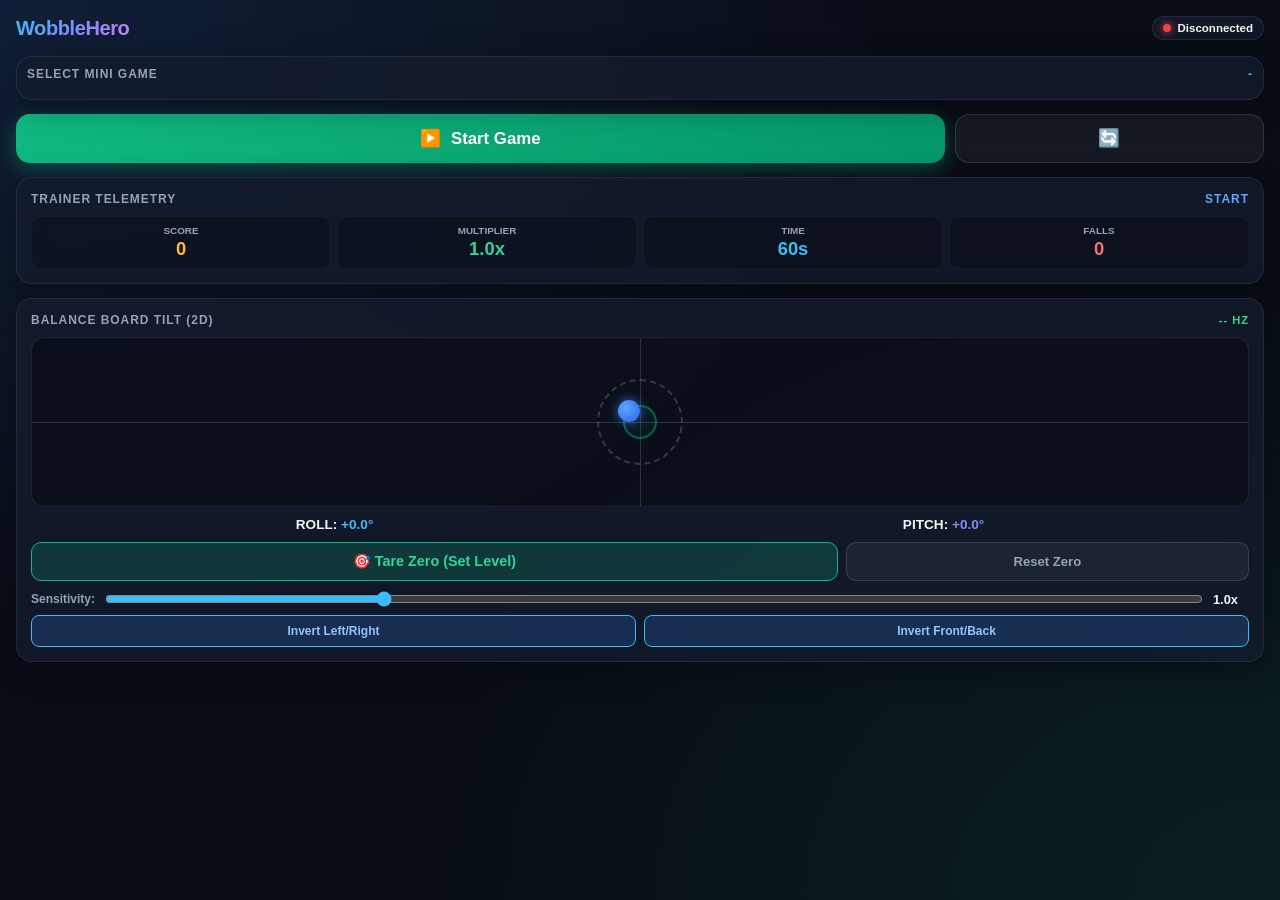
<file: godot/remote.html>
<!DOCTYPE html>
<html lang="en">
<head>
  <meta charset="UTF-8">
  <title>WobbleHero – Companion Remote</title>
  <meta name="viewport" content="width=device-width, initial-scale=1.0, maximum-scale=1.0, user-scalable=no, viewport-fit=cover">
  <meta name="theme-color" content="#0b0f19">
  <meta name="apple-mobile-web-app-capable" content="yes">
  <meta name="apple-mobile-web-app-status-bar-style" content="black-translucent">
  <style>
    :root {
      --bg: #090d16;
      --card-bg: rgba(20, 27, 45, 0.78);
      --card-border: rgba(255, 255, 255, 0.08);
      --text: #f3f4f6;
      --text-muted: #94a3b8;
      --emerald: #10b981;
      --emerald-glow: rgba(16, 185, 129, 0.35);
      --amber: #f59e0b;
      --amber-glow: rgba(245, 158, 11, 0.35);
      --rose: #ef4444;
      --indigo: #6366f1;
      --primary: #3b82f6;
      --gold: #fbbf24;
      --radius: 16px;
    }

    * {
      box-sizing: border-box;
      margin: 0;
      padding: 0;
      -webkit-tap-highlight-color: transparent;
      user-select: none;
    }

    body {
      background-color: var(--bg);
      background-image: 
        radial-gradient(at 0% 0%, rgba(59, 130, 246, 0.15) 0px, transparent 50%),
        radial-gradient(at 100% 100%, rgba(16, 185, 129, 0.1) 0px, transparent 50%);
      color: var(--text);
      font-family: -apple-system, BlinkMacSystemFont, "Segoe UI", Roboto, Helvetica, Arial, sans-serif;
      min-height: 100vh;
      padding: max(16px, env(safe-area-inset-top)) 16px max(24px, env(safe-area-inset-bottom)) 16px;
      display: flex;
      flex-direction: column;
      gap: 14px;
      overflow-x: hidden;
    }

    header {
      display: flex;
      justify-content: space-between;
      align-items: center;
      padding-bottom: 2px;
    }

    .brand {
      display: flex;
      align-items: center;
      gap: 8px;
      font-size: 1.25rem;
      font-weight: 900;
      letter-spacing: -0.02em;
    }

    .brand span {
      background: linear-gradient(135deg, #38bdf8, #818cf8, #c084fc);
      -webkit-background-clip: text;
      -webkit-text-fill-color: transparent;
    }

    .badges {
      display: flex;
      align-items: center;
      gap: 8px;
    }

    .badge {
      font-size: 0.72rem;
      font-weight: 700;
      padding: 5px 10px;
      border-radius: 9999px;
      display: inline-flex;
      align-items: center;
      gap: 6px;
      border: 1px solid var(--card-border);
      background: var(--card-bg);
    }

    .dot {
      width: 8px;
      height: 8px;
      border-radius: 50%;
    }

    .dot-online {
      background: var(--emerald);
      box-shadow: 0 0 8px var(--emerald);
    }

    .dot-offline {
      background: var(--rose);
      box-shadow: 0 0 8px var(--rose);
    }

    /* Cards */
    .card {
      background: var(--card-bg);
      border: 1px solid var(--card-border);
      border-radius: var(--radius);
      padding: 14px;
      backdrop-filter: blur(16px);
      -webkit-backdrop-filter: blur(16px);
      box-shadow: 0 8px 32px rgba(0, 0, 0, 0.3);
    }

    .card-title {
      font-size: 0.75rem;
      font-weight: 800;
      text-transform: uppercase;
      letter-spacing: 0.08em;
      color: var(--text-muted);
      margin-bottom: 10px;
      display: flex;
      justify-content: space-between;
      align-items: center;
    }

    /* Game Selector Carousel / Grid */
    .game-grid {
      display: grid;
      grid-template-columns: repeat(4, 1fr);
      gap: 8px;
    }

    .game-card {
      background: rgba(255, 255, 255, 0.04);
      border: 2px solid transparent;
      border-radius: 12px;
      padding: 10px 6px;
      display: flex;
      flex-direction: column;
      align-items: center;
      text-align: center;
      gap: 4px;
      cursor: pointer;
      transition: all 0.2s ease;
    }

    .game-card:active {
      transform: scale(0.96);
    }

    .game-card.active {
      background: rgba(59, 130, 246, 0.15);
      border-color: #38bdf8;
      box-shadow: 0 0 16px rgba(56, 189, 248, 0.35);
    }

    .game-icon {
      font-size: 1.6rem;
    }

    .game-title {
      font-size: 0.72rem;
      font-weight: 700;
      color: var(--text);
      line-height: 1.1;
    }

    /* Action Deck Buttons */
    .action-row {
      display: grid;
      grid-template-columns: 3fr 1fr;
      gap: 10px;
    }

    .btn-main {
      width: 100%;
      padding: 14px 16px;
      border: none;
      border-radius: 14px;
      color: #ffffff;
      font-size: 1.05rem;
      font-weight: 900;
      display: flex;
      align-items: center;
      justify-content: center;
      gap: 10px;
      cursor: pointer;
      transition: transform 0.1s ease, filter 0.2s ease;
    }

    .btn-main:active {
      transform: scale(0.97);
    }

    .btn-start {
      background: linear-gradient(135deg, #10b981, #059669);
      box-shadow: 0 6px 20px var(--emerald-glow);
    }

    .btn-pause {
      background: linear-gradient(135deg, #f59e0b, #d97706);
      box-shadow: 0 6px 20px var(--amber-glow);
    }

    .btn-resume {
      background: linear-gradient(135deg, #3b82f6, #2563eb);
      box-shadow: 0 6px 20px rgba(59, 130, 246, 0.4);
    }

    .btn-reset {
      background: rgba(255, 255, 255, 0.05);
      border: 1px solid rgba(255, 255, 255, 0.12);
      color: var(--text-muted);
      border-radius: 14px;
      font-weight: 800;
      font-size: 1.1rem;
      display: flex;
      align-items: center;
      justify-content: center;
      cursor: pointer;
      transition: transform 0.1s;
    }

    .btn-reset:active {
      transform: scale(0.95);
    }

    /* Telemetry Grids */
    .telemetry-grid-4 {
      display: grid;
      grid-template-columns: repeat(4, 1fr);
      gap: 6px;
      text-align: center;
    }

    .telemetry-grid-3 {
      display: grid;
      grid-template-columns: repeat(3, 1fr);
      gap: 8px;
      text-align: center;
    }

    .telemetry-grid-2 {
      display: grid;
      grid-template-columns: repeat(2, 1fr);
      gap: 8px;
      text-align: center;
    }

    .telem-item {
      background: rgba(0, 0, 0, 0.25);
      padding: 8px 4px;
      border-radius: 10px;
      border: 1px solid rgba(255, 255, 255, 0.04);
    }

    /* Lunar Lander Fuel Meter */
    .fuel-container {
      width: 100%;
      height: 14px;
      background: rgba(0, 0, 0, 0.4);
      border-radius: 9999px;
      border: 1px solid rgba(255, 255, 255, 0.1);
      overflow: hidden;
      margin-top: 6px;
      position: relative;
    }

    .fuel-fill {
      height: 100%;
      width: 100%;
      background: linear-gradient(90deg, #0284c7, #38bdf8);
      border-radius: 9999px;
      transition: width 0.15s ease, background-color 0.2s ease;
      box-shadow: 0 0 10px rgba(56, 189, 248, 0.5);
    }

    .telem-label {
      font-size: 0.62rem;
      font-weight: 700;
      text-transform: uppercase;
      color: var(--text-muted);
      margin-bottom: 2px;
    }

    .telem-val {
      font-size: 1.15rem;
      font-weight: 900;
      font-variant-numeric: tabular-nums;
    }

    /* 2D Bubble Level Indicator */
    .level-2d-box {
      width: 100%;
      height: 170px;
      background: rgba(0, 0, 0, 0.35);
      border: 1px solid rgba(255, 255, 255, 0.08);
      border-radius: 14px;
      position: relative;
      overflow: hidden;
      display: flex;
      align-items: center;
      justify-content: center;
      margin-bottom: 10px;
    }

    .level-crosshair-x {
      position: absolute;
      width: 100%;
      height: 1px;
      background: rgba(255, 255, 255, 0.15);
      pointer-events: none;
    }

    .level-crosshair-y {
      position: absolute;
      height: 100%;
      width: 1px;
      background: rgba(255, 255, 255, 0.15);
      pointer-events: none;
    }

    .level-rings {
      position: absolute;
      width: 86px;
      height: 86px;
      border-radius: 50%;
      border: 2px dashed rgba(255, 255, 255, 0.18);
      pointer-events: none;
    }

    .level-center-bullseye {
      position: absolute;
      width: 34px;
      height: 34px;
      border-radius: 50%;
      border: 2px solid rgba(16, 185, 129, 0.45);
      background: rgba(16, 185, 129, 0.06);
      pointer-events: none;
    }

    .bubble-puck {
      position: absolute;
      width: 22px;
      height: 22px;
      border-radius: 50%;
      background: radial-gradient(circle at 35% 35%, #60a5fa, #2563eb);
      box-shadow: 0 0 12px rgba(59, 130, 246, 0.8);
      transform: translate(-50%, -50%);
      transition: left 0.04s linear, top 0.04s linear;
      pointer-events: none;
    }

    .cal-readouts {
      display: flex;
      justify-content: space-around;
      font-size: 0.85rem;
      font-weight: 800;
      margin-bottom: 10px;
      font-variant-numeric: tabular-nums;
    }

    .cal-actions {
      display: grid;
      grid-template-columns: 2fr 1fr;
      gap: 8px;
      margin-bottom: 10px;
    }

    .btn-tare {
      background: rgba(16, 185, 129, 0.2);
      border: 1px solid var(--emerald);
      color: #34d399;
      font-weight: 800;
      font-size: 0.9rem;
      padding: 10px;
      border-radius: 10px;
      cursor: pointer;
    }

    .btn-secondary {
      background: rgba(255, 255, 255, 0.05);
      border: 1px solid rgba(255, 255, 255, 0.12);
      color: var(--text-muted);
      font-weight: 700;
      font-size: 0.82rem;
      padding: 10px;
      border-radius: 10px;
      cursor: pointer;
    }

    .slider-row {
      display: flex;
      align-items: center;
      gap: 10px;
      margin-top: 6px;
    }

    input[type=range] {
      flex: 1;
      accent-color: #38bdf8;
    }

    .invert-deck {
      display: grid;
      grid-template-columns: 1fr 1fr;
      gap: 8px;
      margin-top: 8px;
    }

    .btn-toggle {
      background: rgba(255, 255, 255, 0.04);
      border: 1px solid rgba(255, 255, 255, 0.1);
      color: var(--text-muted);
      font-size: 0.75rem;
      font-weight: 700;
      padding: 8px;
      border-radius: 8px;
      cursor: pointer;
    }

    .btn-toggle.active {
      background: rgba(59, 130, 246, 0.2);
      border-color: #38bdf8;
      color: #93c5fd;
    }

    /* Slalom Steer Bar (Wobble Runner) */
    .slalom-track {
      width: 100%;
      height: 48px;
      background: rgba(0, 0, 0, 0.4);
      border: 1px solid rgba(255, 255, 255, 0.1);
      border-radius: 12px;
      position: relative;
      display: flex;
      align-items: center;
      margin-bottom: 12px;
      overflow: hidden;
    }

    .slalom-lane-marker {
      position: absolute;
      top: 0;
      bottom: 0;
      width: 1px;
      background: rgba(255, 255, 255, 0.12);
    }

    .slalom-lane-label {
      position: absolute;
      top: 4px;
      font-size: 0.65rem;
      font-weight: 800;
      color: var(--text-muted);
      transform: translateX(-50%);
    }

    .slalom-rider {
      position: absolute;
      width: 24px;
      height: 24px;
      border-radius: 50%;
      background: radial-gradient(circle at 35% 35%, #fbbf24, #d97706);
      box-shadow: 0 0 14px rgba(245, 158, 11, 0.8);
      transform: translate(-50%, 0);
      transition: left 0.04s linear;
      display: flex;
      align-items: center;
      justify-content: center;
      font-size: 0.75rem;
    }

    /* Runner Form Controls */
    .runner-controls {
      display: flex;
      flex-direction: column;
      gap: 10px;
      margin-bottom: 12px;
    }

    .form-group {
      display: flex;
      flex-direction: column;
      gap: 5px;
    }

    .form-label {
      font-size: 0.68rem;
      font-weight: 700;
      text-transform: uppercase;
      color: var(--text-muted);
      letter-spacing: 0.04em;
    }

    .input-row {
      display: flex;
      gap: 6px;
    }

    .text-input {
      flex: 1;
      background: rgba(0, 0, 0, 0.35);
      border: 1px solid rgba(255, 255, 255, 0.15);
      color: var(--text);
      padding: 9px 12px;
      border-radius: 10px;
      font-size: 0.9rem;
      font-weight: 700;
      outline: none;
    }

    .text-input:focus {
      border-color: #38bdf8;
      box-shadow: 0 0 10px rgba(56, 189, 248, 0.3);
    }

    .btn-action-small {
      background: rgba(59, 130, 246, 0.2);
      border: 1px solid #38bdf8;
      color: #93c5fd;
      font-weight: 700;
      font-size: 0.8rem;
      padding: 9px 12px;
      border-radius: 10px;
      cursor: pointer;
      white-space: nowrap;
    }

    .btn-action-small:active {
      transform: scale(0.96);
    }

    /* Leaderboard Table */
    .leaderboard-table {
      width: 100%;
      border-collapse: collapse;
      font-size: 0.8rem;
      margin-top: 4px;
    }

    .leaderboard-table th {
      text-align: left;
      padding: 7px 5px;
      font-size: 0.65rem;
      font-weight: 800;
      text-transform: uppercase;
      color: var(--text-muted);
      border-bottom: 1px solid rgba(255, 255, 255, 0.1);
    }

    .leaderboard-table td {
      padding: 7px 5px;
      border-bottom: 1px solid rgba(255, 255, 255, 0.04);
      font-variant-numeric: tabular-nums;
    }

    .rank-cell {
      font-weight: 900;
      width: 44px;
    }

    .rank-1 { color: #facc15; }
    .rank-2 { color: #e2e8f0; }
    .rank-3 { color: #f97316; }

    .score-cell {
      font-weight: 900;
      color: var(--gold);
      text-align: right;
    }

    .dist-cell {
      color: #93c5fd;
      text-align: right;
    }

    .seed-cell {
      color: var(--text-muted);
      font-family: monospace;
      font-size: 0.72rem;
      text-align: right;
    }

    /* Recording Session Deck */
    .btn-record {
      background: linear-gradient(135deg, #ef4444, #b91c1c);
      box-shadow: 0 6px 20px rgba(239, 68, 68, 0.35);
    }

    .btn-record.recording {
      background: linear-gradient(135deg, #dc2626, #991b1b);
      box-shadow: 0 0 24px rgba(239, 68, 68, 0.7);
      animation: pulseRecord 1s ease infinite alternate;
    }

    @keyframes pulseRecord {
      from { transform: scale(1.0); }
      to { transform: scale(1.02); }
    }

    .btn-download {
      background: linear-gradient(135deg, #10b981, #059669);
      box-shadow: 0 6px 20px var(--emerald-glow);
    }

    /* Diagnostics Table */
    .diag-table {
      width: 100%;
      border-collapse: collapse;
      font-size: 0.78rem;
      font-variant-numeric: tabular-nums;
    }

    .diag-table td {
      padding: 6px 4px;
      border-bottom: 1px solid rgba(255, 255, 255, 0.04);
    }

    .diag-key {
      color: var(--text-muted);
      font-weight: 700;
      width: 40%;
    }

    .diag-val {
      color: #e2e8f0;
      font-family: monospace;
    }

    /* Game View Container – Visibility Toggle */
    .game-view {
      display: none;
      flex-direction: column;
      gap: 14px;
    }

    .game-view.active {
      display: flex;
    }
  </style>
</head>
<body>

  <!-- Header -->
  <header>
    <div class="brand">
      <span>WobbleHero</span>
    </div>
    <div class="badges">
      <div id="wsBadge" class="badge">
        <span class="dot dot-offline" id="wsDot"></span>
        <span id="wsText">Connecting...</span>
      </div>
    </div>
  </header>

  <!-- Choose Game Bar (Universal) -->
  <section class="card" style="padding:10px;">
    <div class="card-title" style="margin-bottom:8px;">
      <span>Select Mini Game</span>
      <span id="activeGameBadge" style="color:#38bdf8; font-weight:800;">-</span>
    </div>
    <div class="game-grid" id="gameGrid">
      <!-- Injected dynamically via WebSocket availableGames -->
    </div>
  </section>

  <!-- Universal Action Deck (Start / Pause / Reset) -->
  <div class="action-row">
    <button id="mainBtn" class="btn-main btn-start" onclick="onMainBtnClick()">
      <span id="mainBtnIcon">▶️</span>
      <span id="mainBtnText">Start Game</span>
    </button>
    <button class="btn-reset" onclick="sendWsMessage({ type: 'reset_game' })" title="Reset Current Game">
      🔄
    </button>
  </div>

  <!-- ============================================================ -->
  <!-- VIEW 1: BALANCE TRAINER -->
  <!-- ============================================================ -->
  <main class="game-view" id="view-BalanceTrainer">
    <!-- Telemetry Strip -->
    <section class="card">
      <div class="card-title">
        <span>Trainer Telemetry</span>
        <span id="btStateBadge" style="color:#60a5fa; font-size:0.75rem;">START</span>
      </div>
      <div class="telemetry-grid-4">
        <div class="telem-item">
          <div class="telem-label">Score</div>
          <div class="telem-val" id="btScore" style="color:var(--gold);">0</div>
        </div>
        <div class="telem-item">
          <div class="telem-label">Multiplier</div>
          <div class="telem-val" id="btMultiplier" style="color:#34d399;">1.0x</div>
        </div>
        <div class="telem-item">
          <div class="telem-label">Time</div>
          <div class="telem-val" id="btTime" style="color:#38bdf8;">60s</div>
        </div>
        <div class="telem-item">
          <div class="telem-label">Falls</div>
          <div class="telem-val" id="btFalls" style="color:#f87171;">0</div>
        </div>
      </div>
    </section>

    <!-- 2D Balance Board Tilt Card -->
    <section class="card">
      <div class="card-title">
        <span>Balance Board Tilt (2D)</span>
        <span id="btRateLabel" style="font-size:0.7rem; color:#34d399;">-- Hz</span>
      </div>
      <div class="level-2d-box">
        <div class="level-crosshair-x"></div>
        <div class="level-crosshair-y"></div>
        <div class="level-rings"></div>
        <div class="level-center-bullseye"></div>
        <div class="bubble-puck" id="btBubblePuck"></div>
      </div>
      <div class="cal-readouts">
        <div>ROLL: <span id="btRollDeg" style="color:#38bdf8;">+0.0°</span></div>
        <div>PITCH: <span id="btPitchDeg" style="color:#818cf8;">+0.0°</span></div>
      </div>
      <div class="cal-actions">
        <button class="btn-tare" onclick="sendWsMessage({ type: 'tare_board' })">🎯 Tare Zero (Set Level)</button>
        <button class="btn-secondary" onclick="sendWsMessage({ type: 'reset_cal' })">Reset Zero</button>
      </div>
      <div class="slider-row">
        <span style="font-size:0.75rem; font-weight:700; color:var(--text-muted);">Sensitivity:</span>
        <input type="range" id="btSensitivitySlider" min="0.5" max="2.5" step="0.1" value="1.0" oninput="onSensitivityInput(this.value)">
        <span id="btSensitivityText" style="font-size:0.8rem; font-weight:800; min-width:36px;">1.0x</span>
      </div>
      <div class="invert-deck">
        <button class="btn-toggle active" id="btBtnInvertRoll" onclick="toggleInvert('roll')">Invert Left/Right</button>
        <button class="btn-toggle active" id="btBtnInvertPitch" onclick="toggleInvert('pitch')">Invert Front/Back</button>
      </div>
    </section>
  </main>

  <!-- ============================================================ -->
  <!-- VIEW 2: WOBBLE RUNNER -->
  <!-- ============================================================ -->
  <main class="game-view" id="view-WobbleRunner">
    <!-- Telemetry Strip -->
    <section class="card">
      <div class="card-title">
        <span>Runner Telemetry</span>
        <span id="wrSeedBadge" style="color:#facc15; font-weight:800; font-size:0.75rem;">Seed: 1337</span>
      </div>
      <div class="telemetry-grid-4">
        <div class="telem-item">
          <div class="telem-label">Score</div>
          <div class="telem-val" id="wrScore" style="color:var(--gold);">0</div>
        </div>
        <div class="telem-item">
          <div class="telem-label">Distance</div>
          <div class="telem-val" id="wrDistance" style="color:#38bdf8;">0m</div>
        </div>
        <div class="telem-item">
          <div class="telem-label">Speed</div>
          <div class="telem-val" id="wrSpeed" style="color:#fb923c;">0 km/h</div>
        </div>
        <div class="telem-item">
          <div class="telem-label">Multiplier</div>
          <div class="telem-val" id="wrMultiplier" style="color:#34d399;">1x</div>
        </div>
      </div>
      <div style="display:flex; justify-content:space-between; margin-top:8px; font-size:0.75rem; font-weight:700; color:var(--text-muted);">
        <span>🍏 Apples: <strong id="wrApples" style="color:#f87171;">0</strong></span>
        <span>🧲 Horseshoes: <strong id="wrHorseshoes" style="color:#fbbf24;">0</strong></span>
      </div>
    </section>

    <!-- Slalom Steering & Lane Visualizer -->
    <section class="card">
      <div class="card-title">
        <span>Slalom Steering Tilt</span>
        <span id="wrSteerDeg" style="color:#38bdf8; font-weight:800;">+0.0°</span>
      </div>
      <div class="slalom-track">
        <div class="slalom-lane-marker" style="left: 20%;"></div>
        <div class="slalom-lane-marker" style="left: 50%;"></div>
        <div class="slalom-lane-marker" style="left: 80%;"></div>
        <span class="slalom-lane-label" style="left: 20%;">LEFT</span>
        <span class="slalom-lane-label" style="left: 50%;">CENTER</span>
        <span class="slalom-lane-label" style="left: 80%;">RIGHT</span>
        <div class="slalom-rider" id="wrRiderPuck" style="left: 50%;">🏇</div>
      </div>
      <div class="slider-row">
        <span style="font-size:0.75rem; font-weight:700; color:var(--text-muted);">Steer Sensitivity:</span>
        <input type="range" id="wrSensitivitySlider" min="0.5" max="2.5" step="0.1" value="1.0" oninput="onSensitivityInput(this.value)">
        <span id="wrSensitivityText" style="font-size:0.8rem; font-weight:800; min-width:36px;">1.0x</span>
      </div>
      <div class="invert-deck" style="margin-top:8px;">
        <button class="btn-toggle active" id="wrBtnInvertRoll" onclick="toggleInvert('roll')" style="grid-column: span 2;">Invert Steering Direction</button>
      </div>
    </section>

    <!-- Runner Deterministic Seed & Rider Controls -->
    <section class="card">
      <div class="card-title">
        <span>Rider & Deterministic Seed</span>
      </div>
      <div class="runner-controls">
        <div class="form-group">
          <label class="form-label" for="wrPlayerNameInput">Rider Name</label>
          <div class="input-row">
            <input type="text" id="wrPlayerNameInput" class="text-input" placeholder="Hero 1" maxlength="16" />
            <button class="btn-action-small" onclick="savePlayerName()">Save Name</button>
          </div>
        </div>
        <div class="form-group">
          <label class="form-label" for="wrSeedInput">Track Seed</label>
          <div class="input-row">
            <input type="number" id="wrSeedInput" class="text-input" value="1337" />
            <button class="btn-action-small" onclick="applySeed()">Apply</button>
            <button class="btn-action-small" style="background:rgba(234, 179, 8, 0.15); border-color:#eab308; color:#fef08a;" onclick="randomizeSeed()">🎲 Random</button>
          </div>
        </div>
      </div>
    </section>

    <!-- Leaderboard Table -->
    <section class="card">
      <div class="card-title">
        <span>Top 10 High Scores</span>
        <button class="btn-secondary" style="padding:4px 8px; font-size:0.7rem; border-radius:6px;" onclick="resetLeaderboard()">Reset</button>
      </div>
      <table class="leaderboard-table">
        <thead>
          <tr>
            <th>#</th>
            <th>Player</th>
            <th style="text-align:right;">Score</th>
            <th style="text-align:right;">Dist</th>
            <th style="text-align:right;">Seed</th>
          </tr>
        </thead>
        <tbody id="leaderboardBody">
          <tr><td colspan="5" style="text-align:center; color:var(--text-muted); padding:16px;">Loading leaderboard...</td></tr>
        </tbody>
      </table>
    </section>
  </main>

  <!-- ============================================================ -->
  <!-- VIEW: WOBBLE MAZE -->
  <!-- ============================================================ -->
  <main class="game-view" id="view-WobbleMaze">
    <!-- Telemetry Strip -->
    <section class="card">
      <div class="card-title">
        <span>Maze Telemetry</span>
        <span id="wmStateBadge" style="color:#60a5fa; font-size:0.75rem;">START</span>
      </div>
      <div class="telemetry-grid-4">
        <div class="telem-item">
          <div class="telem-label">Timer</div>
          <div class="telem-val" id="wmTime" style="color:#38bdf8;">0.0s</div>
        </div>
        <div class="telem-item">
          <div class="telem-label">Gems</div>
          <div class="telem-val" id="wmGems" style="color:var(--gold);">0/3</div>
        </div>
        <div class="telem-item">
          <div class="telem-label">Key Status</div>
          <div class="telem-val" id="wmKey" style="color:#94a3b8; font-size:0.92rem;">NO</div>
        </div>
        <div class="telem-item">
          <div class="telem-label">Falls</div>
          <div class="telem-val" id="wmFalls" style="color:#f87171;">0</div>
        </div>
      </div>
    </section>

    <!-- Maze Configuration Controls -->
    <section class="card">
      <div class="card-title">
        <span>Maze Configuration</span>
        <span id="wmConfigBadge" style="font-size:0.7rem; color:#facc15;">Seed: 1337</span>
      </div>
      <div class="runner-controls">
        <div class="form-group">
          <label class="form-label" for="wmSeedInput">Maze Seed</label>
          <div class="input-row">
            <input type="number" id="wmSeedInput" class="text-input" value="1337" />
            <button class="btn-action-small" onclick="applyMazeConfig()">Apply</button>
            <button class="btn-action-small" style="background:rgba(234, 179, 8, 0.15); border-color:#eab308; color:#fef08a;" onclick="randomizeMazeSeed()">🎲 Random Seed</button>
          </div>
        </div>
        <div class="form-group" style="margin-top:10px;">
          <label class="form-label">Maze Size</label>
          <div class="invert-deck" style="grid-template-columns: repeat(3, 1fr); margin-top:4px;">
            <button class="btn-toggle" id="wmSizeSmall" onclick="setMazeSize('small')">Small</button>
            <button class="btn-toggle active" id="wmSizeMedium" onclick="setMazeSize('medium')">Medium</button>
            <button class="btn-toggle" id="wmSizeLarge" onclick="setMazeSize('large')">Large</button>
          </div>
        </div>
        <div class="form-group" style="margin-top:10px;">
          <label class="form-label">Difficulty</label>
          <div class="invert-deck" style="grid-template-columns: repeat(3, 1fr); margin-top:4px;">
            <button class="btn-toggle" id="wmDiffEasy" onclick="setMazeDifficulty('easy')">Easy</button>
            <button class="btn-toggle active" id="wmDiffMedium" onclick="setMazeDifficulty('medium')">Medium</button>
            <button class="btn-toggle" id="wmDiffHard" onclick="setMazeDifficulty('hard')">Hard</button>
          </div>
        </div>
      </div>
    </section>

    <!-- 2D Balance Board Tilt Card & Tare -->
    <section class="card">
      <div class="card-title">
        <span>Balance Board Tilt (2D)</span>
        <span id="wmRateLabel" style="font-size:0.7rem; color:#34d399;">-- Hz</span>
      </div>
      <div class="level-2d-box">
        <div class="level-crosshair-x"></div>
        <div class="level-crosshair-y"></div>
        <div class="level-rings"></div>
        <div class="level-center-bullseye"></div>
        <div class="bubble-puck" id="wmBubblePuck"></div>
      </div>
      <div class="cal-readouts">
        <div>ROLL: <span id="wmRollDeg" style="color:#38bdf8;">+0.0°</span></div>
        <div>PITCH: <span id="wmPitchDeg" style="color:#818cf8;">+0.0°</span></div>
      </div>
      <div class="cal-actions">
        <button class="btn-tare" onclick="sendWsMessage({ type: 'tare_board' })">🎯 Tare Zero (Set Level)</button>
        <button class="btn-secondary" onclick="sendWsMessage({ type: 'reset_cal' })">Reset Zero</button>
      </div>
      <div class="slider-row">
        <span style="font-size:0.75rem; font-weight:700; color:var(--text-muted);">Sensitivity:</span>
        <input type="range" id="wmSensitivitySlider" min="0.5" max="2.5" step="0.1" value="1.0" oninput="onSensitivityInput(this.value)">
        <span id="wmSensitivityText" style="font-size:0.8rem; font-weight:800; min-width:36px;">1.0x</span>
      </div>
      <div class="invert-deck" style="margin-top:8px;">
        <button class="btn-toggle active" id="wmBtnInvertRoll" onclick="toggleInvert('roll')">Invert Left/Right</button>
        <button class="btn-toggle active" id="wmBtnInvertPitch" onclick="toggleInvert('pitch')">Invert Front/Back</button>
      </div>
    </section>
  </main>

  <!-- ============================================================ -->
  <!-- VIEW: ASTEROID SURFER -->
  <!-- ============================================================ -->
  <main class="game-view" id="view-AsteroidSurfer">
    <!-- Telemetry Strip -->
    <section class="card">
      <div class="card-title">
        <span>Surfer Telemetry</span>
        <span id="asStateBadge" style="color:#60a5fa; font-size:0.75rem;">START</span>
      </div>
      <div class="telemetry-grid-3">
        <div class="telem-item">
          <div class="telem-label">Speed</div>
          <div class="telem-val" id="asSpeed" style="color:#fb923c;">0 km/h</div>
        </div>
        <div class="telem-item">
          <div class="telem-label">Multiplier</div>
          <div class="telem-val" id="asMultiplier" style="color:#34d399;">1.0x</div>
        </div>
        <div class="telem-item">
          <div class="telem-label">Air-Time</div>
          <div class="telem-val" id="asAirTime" style="color:#38bdf8;">0.0s</div>
        </div>
      </div>
      <div class="telemetry-grid-2" style="margin-top:8px;">
        <div class="telem-item">
          <div class="telem-label">Cosmic Dust</div>
          <div class="telem-val" id="asCosmicDust" style="color:var(--gold);">0</div>
        </div>
        <div class="telem-item">
          <div class="telem-label">Altitude / Lip</div>
          <div class="telem-val" id="asLipHeight" style="color:#f472b6;">0.0m</div>
        </div>
      </div>
      <div style="display:flex; justify-content:space-between; align-items:center; margin-top:10px; font-size:0.75rem; font-weight:700; color:var(--text-muted);">
        <span>Score: <strong id="asScore" style="color:var(--gold); font-size:0.85rem;">0</strong></span>
        <span id="asWaveStatusBadge" style="color:#38bdf8; font-weight:800; background:rgba(56,189,248,0.12); padding:3px 8px; border-radius:6px; border:1px solid rgba(56,189,248,0.3);">🌊 ON WAVE</span>
      </div>
    </section>

    <!-- 2D Surf Carve Visualizer -->
    <section class="card">
      <div class="card-title">
        <span>Surf Carve Visualizer (Wave Profile)</span>
        <span id="asRateLabel" style="font-size:0.7rem; color:#34d399;">-- Hz</span>
      </div>
      <div style="position:relative; width:100%; height:180px; background:radial-gradient(ellipse at 50% 120%, rgba(56, 189, 248, 0.15), rgba(9, 13, 22, 0.8) 75%); border:1px solid rgba(255,255,255,0.08); border-radius:14px; overflow:hidden;">
        <canvas id="asSurfCanvas" width="340" height="180" style="width:100%; height:100%; display:block;"></canvas>
      </div>
      <div class="cal-readouts" style="margin-top:10px;">
        <div>BANK ANGLE: <span id="asBankDeg" style="color:#38bdf8;">+0.0°</span></div>
        <div>LIP ELEVATION: <span id="asAltitudeVal" style="color:#f472b6;">0.0m</span></div>
      </div>
      <div class="cal-actions" style="margin-top:10px;">
        <button class="btn-tare" onclick="sendWsMessage({ type: 'tare_board' })">🎯 Tare Zero (Set Level)</button>
        <button class="btn-secondary" onclick="sendWsMessage({ type: 'reset_cal' })">Reset Zero</button>
      </div>
    </section>

    <!-- Interactive Controls Deck -->
    <section class="card">
      <div class="card-title">
        <span>Wave & Carve Controls</span>
      </div>
      <div class="slider-row">
        <span style="font-size:0.75rem; font-weight:700; color:var(--text-muted);">Wave Speed:</span>
        <input type="range" id="asWaveSpeedSlider" min="15" max="50" step="1" value="28" oninput="onWaveSpeedInput(this.value)">
        <span id="asWaveSpeedText" style="font-size:0.8rem; font-weight:800; min-width:54px; color:#38bdf8;">28 km/h</span>
      </div>
      <div class="form-group" style="margin-top:12px;">
        <label class="form-label" style="font-size:0.72rem; font-weight:700; text-transform:uppercase; color:var(--text-muted); display:block; margin-bottom:4px;">Cosmic Density (Asteroid Field)</label>
        <div class="invert-deck" style="grid-template-columns: repeat(3, 1fr); margin-top:4px;">
          <button class="btn-toggle" id="asDensityLow" onclick="setCosmicDensity('low')">Low</button>
          <button class="btn-toggle active" id="asDensityMedium" onclick="setCosmicDensity('medium')">Medium</button>
          <button class="btn-toggle" id="asDensityHigh" onclick="setCosmicDensity('high')">High</button>
        </div>
      </div>
      <div class="slider-row" style="margin-top:12px;">
        <span style="font-size:0.75rem; font-weight:700; color:var(--text-muted);">Carve Sensitivity:</span>
        <input type="range" id="asSensitivitySlider" min="0.5" max="2.5" step="0.1" value="1.0" oninput="onSensitivityInput(this.value)">
        <span id="asSensitivityText" style="font-size:0.8rem; font-weight:800; min-width:36px;">1.0x</span>
      </div>
      <div class="invert-deck" style="margin-top:10px;">
        <button class="btn-toggle active" id="asBtnInvertRoll" onclick="toggleInvert('roll')">Invert Carve Roll</button>
        <button class="btn-toggle active" id="asBtnInvertPitch" onclick="toggleInvert('pitch')">Invert Dive Pitch</button>
      </div>
    </section>
  </main>

  <!-- ============================================================ -->
  <!-- VIEW: WOBBLE SUMO (RING KING) -->
  <!-- ============================================================ -->
  <main class="game-view" id="view-WobbleSumo">
    <!-- Header & Telemetry Card -->
    <section class="card">
      <div class="card-title">
        <span>🦹 Sumo Ring King</span>
        <span id="sumoStateBadge" style="color:#60a5fa; font-size:0.75rem;">START</span>
      </div>
      <div style="font-size:0.78rem; color:var(--text-muted); line-height:1.4; margin-bottom:10px;">
        Physics dojo brawler! Tilt your board to ram rivals off the edge. Snap your weight shift rapidly to unleash kinetic shockwave body slams!
      </div>
      <div class="telemetry-grid-3">
        <div class="telem-item">
          <div class="telem-label">Knockouts</div>
          <div class="telem-val" id="sumoKnockouts" style="color:var(--gold);">0</div>
        </div>
        <div class="telem-item">
          <div class="telem-label">Opponents</div>
          <div class="telem-val" id="sumoOpponents" style="color:#f87171;">0</div>
        </div>
        <div class="telem-item">
          <div class="telem-label">Wave</div>
          <div class="telem-val" id="sumoWave" style="color:#a78bfa;">1</div>
        </div>
      </div>
      <div class="telemetry-grid-2" style="margin-top:8px;">
        <div class="telem-item">
          <div class="telem-label">Ring Integrity</div>
          <div class="telem-val" id="sumoRingIntegrity" style="color:#34d399;">100%</div>
        </div>
        <div class="telem-item">
          <div class="telem-label">Shockwave</div>
          <div class="telem-val" id="sumoShockwaveBadge" style="color:#fbbf24; font-size:0.95rem;">⚡ READY</div>
        </div>
      </div>
      <div style="display:flex; justify-content:space-between; align-items:center; margin-top:10px; font-size:0.75rem; font-weight:700; color:var(--text-muted);">
        <span>Score: <strong id="sumoScore" style="color:var(--gold); font-size:0.85rem;">0</strong></span>
        <span id="sumoJerkLabel" style="color:#38bdf8; font-weight:800;">JERK: 0°/s²</span>
      </div>
    </section>

    <!-- 2D Dojo Arena Radar -->
    <section class="card">
      <div class="card-title">
        <span>Dojo Arena Radar (Top-Down)</span>
        <span id="sumoRateLabel" style="font-size:0.7rem; color:#34d399;">-- Hz</span>
      </div>
      <div style="position:relative; width:100%; height:230px; background:radial-gradient(circle at 50% 50%, #1e1b4b 0%, #090d16 80%); border:1px solid rgba(255,255,255,0.08); border-radius:14px; overflow:hidden;">
        <canvas id="wsRadarCanvas" width="340" height="230" style="width:100%; height:100%; display:block;"></canvas>
      </div>
      <div style="display:flex; justify-content:space-around; align-items:center; margin-top:8px; font-size:0.68rem; font-weight:700; color:var(--text-muted);">
        <span><span style="display:inline-block; width:8px; height:8px; border-radius:50%; background:#38bdf8; margin-right:4px;"></span>Hero</span>
        <span><span style="display:inline-block; width:8px; height:8px; border-radius:50%; background:#10b981; margin-right:4px;"></span>Scout</span>
        <span><span style="display:inline-block; width:8px; height:8px; border-radius:50%; background:#f59e0b; margin-right:4px;"></span>Brawler</span>
        <span><span style="display:inline-block; width:8px; height:8px; border-radius:50%; background:#ef4444; margin-right:4px;"></span>Yokozuna</span>
        <span><span style="display:inline-block; width:8px; height:8px; border-radius:50%; border:1px dashed #e11d48; margin-right:4px;"></span>Ring Edge</span>
      </div>
    </section>

    <!-- Shockwave Action & Controls -->
    <section class="card">
      <div class="card-title">
        <span>Brawler Actions & Tuning</span>
      </div>
      <!-- Manual Shockwave Burst Button -->
      <button id="btnSumoShockwave" class="btn-main" style="background:linear-gradient(135deg, #f59e0b, #ef4444); box-shadow:0 6px 20px rgba(245,158,11,0.4); margin-bottom:12px;" onclick="triggerShockwave()">
        <span style="font-size:1.3rem;">💥</span>
        <span>SLAP SHOCKWAVE BURST</span>
      </button>

      <!-- Difficulty Selector -->
      <div class="form-group">
        <label class="form-label" style="font-size:0.72rem; font-weight:700; text-transform:uppercase; color:var(--text-muted); display:block; margin-bottom:4px;">Brawler Difficulty</label>
        <div class="invert-deck" style="grid-template-columns: repeat(2, 1fr); margin-top:4px;">
          <button class="btn-toggle active" id="sumoDiffNovice" onclick="setSumoDifficulty('novice')">Novice (Standard AI)</button>
          <button class="btn-toggle" id="sumoDiffYokozuna" onclick="setSumoDifficulty('yokozuna')">👑 Yokozuna (Rampage)</button>
        </div>
      </div>

      <!-- Arena Size Selector -->
      <div class="form-group" style="margin-top:12px;">
        <label class="form-label" style="font-size:0.72rem; font-weight:700; text-transform:uppercase; color:var(--text-muted); display:block; margin-bottom:4px;">Arena Size</label>
        <div class="invert-deck" style="grid-template-columns: repeat(3, 1fr); margin-top:4px;">
          <button class="btn-toggle" id="sumoSizeCompact" onclick="setSumoArenaSize('compact')">Compact 10m</button>
          <button class="btn-toggle active" id="sumoSizeStandard" onclick="setSumoArenaSize('standard')">Standard 14m</button>
          <button class="btn-toggle" id="sumoSizeColosseum" onclick="setSumoArenaSize('colosseum')">Colosseum 18m</button>
        </div>
      </div>

      <!-- Tare & Sensitivity -->
      <div class="cal-actions" style="margin-top:12px;">
        <button class="btn-tare" onclick="sendWsMessage({ type: 'tare_board' })">🎯 Tare Zero (Set Level)</button>
        <button class="btn-secondary" onclick="sendWsMessage({ type: 'reset_cal' })">Reset Zero</button>
      </div>

      <div class="slider-row" style="margin-top:12px;">
        <span style="font-size:0.75rem; font-weight:700; color:var(--text-muted);">Drive Sensitivity:</span>
        <input type="range" id="sumoSensitivitySlider" min="0.5" max="2.5" step="0.1" value="1.0" oninput="onSensitivityInput(this.value)">
        <span id="sumoSensitivityText" style="font-size:0.8rem; font-weight:800; min-width:36px;">1.0x</span>
      </div>

      <div class="invert-deck" style="margin-top:10px;">
        <button class="btn-toggle active" id="sumoBtnInvertRoll" onclick="toggleInvert('roll')">Invert Steer Roll</button>
        <button class="btn-toggle active" id="sumoBtnInvertPitch" onclick="toggleInvert('pitch')">Invert Drive Pitch</button>
      </div>
    </section>
  </main>

  <!-- ============================================================ -->
  <!-- VIEW: LUNAR LANDER (PLANETARY HOPPER) -->
  <!-- ============================================================ -->
  <main class="game-view" id="view-LunarLander">
    <!-- Header & Flight Telemetry Card -->
    <section class="card">
      <div class="card-title">
        <span>🛸 Lander Telemetry</span>
        <span id="llStateBadge" style="color:#60a5fa; font-size:0.75rem;">START</span>
      </div>
      <div style="font-size:0.78rem; color:var(--text-muted); line-height:1.4; margin-bottom:8px;">
        Vector-thrust excursion module. Tilt your board to gimbal the thruster, control descent velocity, and softly touch down on extraction pads!
      </div>

      <!-- Fuel Gauge Meter -->
      <div style="margin-bottom:10px;">
        <div style="display:flex; justify-content:space-between; font-size:0.72rem; font-weight:700; text-transform:uppercase; color:var(--text-muted);">
          <span>Main Tank Propellant</span>
          <span id="llFuelPct" style="color:#38bdf8; font-weight:900;">100%</span>
        </div>
        <div class="fuel-container">
          <div class="fuel-fill" id="llFuelFill"></div>
        </div>
      </div>

      <!-- Descent Metrics -->
      <div class="telemetry-grid-4">
        <div class="telem-item">
          <div class="telem-label">Vertical Speed</div>
          <div class="telem-val" id="llVertSpeed" style="color:#34d399;">0.0 m/s</div>
        </div>
        <div class="telem-item">
          <div class="telem-label">Horizontal Drift</div>
          <div class="telem-val" id="llHorizSpeed" style="color:#38bdf8;">0.0 m/s</div>
        </div>
        <div class="telem-item">
          <div class="telem-label">Altitude</div>
          <div class="telem-val" id="llAltitude" style="color:#fbbf24;">25.0m</div>
        </div>
        <div class="telem-item">
          <div class="telem-label">Tilt Roll</div>
          <div class="telem-val" id="llTiltRoll" style="color:#a78bfa;">+0.0°</div>
        </div>
      </div>

      <div style="display:flex; justify-content:space-between; align-items:center; margin-top:10px; font-size:0.75rem; font-weight:700; color:var(--text-muted);">
        <span>Score: <strong id="llScore" style="color:var(--gold); font-size:0.85rem;">0</strong></span>
        <span id="llEnvelopeBadge" style="color:#34d399; font-weight:800; background:rgba(16,185,129,0.12); padding:3px 8px; border-radius:6px; border:1px solid rgba(16,185,129,0.3);">TOUCHDOWN ALIGNED ✅</span>
      </div>
    </section>

    <!-- 2D Descent Radar Canvas -->
    <section class="card">
      <div class="card-title">
        <span>Descent Radar (Cavern Sector)</span>
        <span id="llRateLabel" style="font-size:0.7rem; color:#34d399;">-- Hz</span>
      </div>
      <div style="position:relative; width:100%; height:220px; background:radial-gradient(circle at 50% 30%, #0c1527 0%, #060911 85%); border:1px solid rgba(255,255,255,0.08); border-radius:14px; overflow:hidden;">
        <canvas id="llDescentCanvas" width="340" height="220" style="width:100%; height:100%; display:block;"></canvas>
      </div>
      <div style="display:flex; justify-content:space-around; align-items:center; margin-top:8px; font-size:0.68rem; font-weight:700; color:var(--text-muted);">
        <span><span style="display:inline-block; width:8px; height:8px; border-radius:50%; background:#38bdf8; margin-right:4px;"></span>Lander</span>
        <span><span style="display:inline-block; width:12px; height:4px; background:#10b981; margin-right:4px;"></span>Safe Pads</span>
        <span><span style="display:inline-block; width:8px; height:8px; border-radius:50%; background:#00f0ff; margin-right:4px;"></span>³He Fuel</span>
        <span><span style="display:inline-block; width:8px; height:8px; border-radius:50%; border:1px dashed #10b981; margin-right:4px;"></span>Corridor</span>
      </div>
    </section>

    <!-- Flight Deck Actions & Gravity Presets -->
    <section class="card">
      <div class="card-title">
        <span>Flight Actions & Gravity Presets</span>
      </div>

      <!-- Action Row: Emergency RCS + Refuel -->
      <div style="display:grid; grid-template-columns: 2fr 1fr; gap:10px; margin-bottom:12px;">
        <button id="btnEmergencyRcs" class="btn-main" style="background:linear-gradient(135deg, #0284c7, #2563eb); box-shadow:0 6px 20px rgba(2,132,199,0.35); font-size:0.85rem;" onclick="triggerEmergencyRcs()">
          <span>🛡️ STABILIZE RCS</span>
        </button>
        <button id="btnRefuel" class="btn-main" style="background:linear-gradient(135deg, #10b981, #059669); box-shadow:0 6px 20px rgba(16,185,129,0.35); font-size:0.85rem;" onclick="refuelLander()">
          <span>⛽ REFUEL</span>
        </button>
      </div>

      <!-- Planetary Gravity Selector -->
      <div class="form-group">
        <label class="form-label" style="font-size:0.72rem; font-weight:700; text-transform:uppercase; color:var(--text-muted); display:block; margin-bottom:4px;">Planetary Gravity Preset</label>
        <div class="invert-deck" style="grid-template-columns: repeat(4, 1fr); margin-top:4px;">
          <button class="btn-toggle active" id="llGravMoon" onclick="setLanderGravity('moon')">Moon (1.62)</button>
          <button class="btn-toggle" id="llGravMars" onclick="setLanderGravity('mars')">Mars (3.72)</button>
          <button class="btn-toggle" id="llGravEuropa" onclick="setLanderGravity('europa')">Europa (1.31)</button>
          <button class="btn-toggle" id="llGravEarth" onclick="setLanderGravity('earth')">Earth (9.81)</button>
        </div>
      </div>

      <!-- Tare & Thruster Sensitivity -->
      <div class="cal-actions" style="margin-top:12px;">
        <button class="btn-tare" onclick="sendWsMessage({ type: 'tare_board' })">🎯 Tare Zero (Set Level)</button>
        <button class="btn-secondary" onclick="sendWsMessage({ type: 'reset_cal' })">Reset Zero</button>
      </div>

      <div class="slider-row" style="margin-top:12px;">
        <span style="font-size:0.75rem; font-weight:700; color:var(--text-muted);">Gimbal Sensitivity:</span>
        <input type="range" id="llSensitivitySlider" min="0.5" max="2.5" step="0.1" value="1.0" oninput="onSensitivityInput(this.value)">
        <span id="llSensitivityText" style="font-size:0.8rem; font-weight:800; min-width:36px;">1.0x</span>
      </div>

      <div class="invert-deck" style="margin-top:10px;">
        <button class="btn-toggle active" id="llBtnInvertRoll" onclick="toggleInvert('roll')">Invert Gimbal Roll</button>
        <button class="btn-toggle active" id="llBtnInvertPitch" onclick="toggleInvert('pitch')">Invert RCS Pitch</button>
      </div>
    </section>
  </main>

  <!-- ============================================================ -->
  <!-- VIEW: COMPASS LABYRINTH (THE ROTATING DUNGEON) -->
  <!-- ============================================================ -->
  <main class="game-view" id="view-CompassLabyrinth">
    <!-- Header & Telemetry Card -->
    <section class="card">
      <div class="card-title">
        <span>🧭 Compass Labyrinth</span>
        <span id="clStateBadge" style="color:#60a5fa; font-size:0.75rem;">START</span>
      </div>
      <div style="font-size:0.78rem; color:var(--text-muted); line-height:1.4; margin-bottom:10px;">
        360° rotating ancient dungeon! Physically rotate your board to shift gravity vectors, slide heavy stone monoliths, activate pressure plates, and reach golden relics!
      </div>
      <div class="telemetry-grid-4">
        <div class="telem-item">
          <div class="telem-label">Compass Heading</div>
          <div class="telem-val" id="clHeading" style="color:#facc15;">0.0°</div>
        </div>
        <div class="telem-item">
          <div class="telem-label">Gravity Plane</div>
          <div class="telem-val" id="clCardinalPlane" style="color:#38bdf8; font-size:0.95rem;">NORTH ⬆️</div>
        </div>
        <div class="telem-item">
          <div class="telem-label">Relics Found</div>
          <div class="telem-val" id="clRelics" style="color:var(--gold);">0/3</div>
        </div>
        <div class="telem-item">
          <div class="telem-label">Plates Solved</div>
          <div class="telem-val" id="clPlates" style="color:#34d399;">0/2</div>
        </div>
      </div>
      <div style="display:flex; justify-content:space-between; align-items:center; margin-top:10px; font-size:0.75rem; font-weight:700; color:var(--text-muted);">
        <span>Score: <strong id="clScore" style="color:var(--gold); font-size:0.85rem;">0</strong></span>
        <span id="clGravityVectorText" style="color:#a78bfa; font-weight:800;">GRAVITY: (0, -1)</span>
      </div>
    </section>

    <!-- Dual-Layer Compass Rose & Dungeon Mini-Map -->
    <section class="card">
      <div class="card-title">
        <span>Orientation Rose & Dungeon Radar</span>
        <span id="clRateLabel" style="font-size:0.7rem; color:#34d399;">-- Hz</span>
      </div>
      <div style="position:relative; width:100%; height:230px; background:radial-gradient(circle at 35% 50%, #1e1b4b 0%, #090d16 85%); border:1px solid rgba(255,255,255,0.08); border-radius:14px; overflow:hidden;">
        <canvas id="clCompassCanvas" width="340" height="230" style="width:100%; height:100%; display:block;"></canvas>
      </div>
      <div style="display:flex; justify-content:space-around; align-items:center; margin-top:8px; font-size:0.68rem; font-weight:700; color:var(--text-muted);">
        <span><span style="display:inline-block; width:8px; height:8px; border-radius:50%; background:#ef4444; margin-right:4px;"></span>Needle (N)</span>
        <span><span style="display:inline-block; width:8px; height:8px; border-radius:50%; background:#38bdf8; margin-right:4px;"></span>Explorer</span>
        <span><span style="display:inline-block; width:8px; height:8px; background:#f59e0b; margin-right:4px;"></span>Monolith</span>
        <span><span style="display:inline-block; width:8px; height:8px; border-radius:50%; background:#a855f7; margin-right:4px;"></span>Plate</span>
        <span><span style="display:inline-block; width:8px; height:8px; border-radius:50%; background:#facc15; margin-right:4px;"></span>Relic</span>
      </div>
    </section>

    <!-- Controls: Offset Calibration & Quick Rotate -->
    <section class="card">
      <div class="card-title">
        <span>Compass & Gravity Controls</span>
      </div>

      <!-- Quick Quadrant Rotate Buttons -->
      <div style="display:grid; grid-template-columns: 1fr 1fr; gap:10px; margin-bottom:12px;">
        <button class="btn-main" style="background:linear-gradient(135deg, #4f46e5, #4338ca); font-size:0.85rem;" onclick="rotateCompass(-90)">
          <span>↺ ROTATE -90° (WEST)</span>
        </button>
        <button class="btn-main" style="background:linear-gradient(135deg, #0284c7, #0369a1); font-size:0.85rem;" onclick="rotateCompass(90)">
          <span>↻ ROTATE +90° (EAST)</span>
        </button>
      </div>

      <!-- Heading Calibration Offset Slider -->
      <div class="slider-row">
        <span style="font-size:0.75rem; font-weight:700; color:var(--text-muted);">Compass Offset:</span>
        <input type="range" id="clOffsetSlider" min="0" max="360" step="5" value="0" oninput="onCompassOffsetInput(this.value)">
        <span id="clOffsetText" style="font-size:0.8rem; font-weight:800; min-width:44px; color:#facc15;">0°</span>
      </div>

      <!-- Dungeon Seed Controls -->
      <div class="form-group" style="margin-top:12px;">
        <label class="form-label" for="clSeedInput" style="font-size:0.72rem; font-weight:700; text-transform:uppercase; color:var(--text-muted);">Dungeon Floor Seed</label>
        <div class="input-row" style="margin-top:4px;">
          <input type="number" id="clSeedInput" class="text-input" value="4096" />
          <button class="btn-action-small" onclick="applyCompassSeed()">Apply</button>
          <button class="btn-action-small" style="background:rgba(234, 179, 8, 0.15); border-color:#eab308; color:#fef08a;" onclick="randomizeCompassSeed()">🎲 Random</button>
        </div>
      </div>

      <!-- Tare & Tilt Sensitivity -->
      <div class="cal-actions" style="margin-top:12px;">
        <button class="btn-tare" onclick="sendWsMessage({ type: 'tare_board' })">🎯 Tare Zero (Set Level)</button>
        <button class="btn-secondary" onclick="sendWsMessage({ type: 'reset_cal' })">Reset Zero</button>
      </div>

      <div class="slider-row" style="margin-top:12px;">
        <span style="font-size:0.75rem; font-weight:700; color:var(--text-muted);">Tilt Sensitivity:</span>
        <input type="range" id="clSensitivitySlider" min="0.5" max="2.5" step="0.1" value="1.0" oninput="onSensitivityInput(this.value)">
        <span id="clSensitivityText" style="font-size:0.8rem; font-weight:800; min-width:36px;">1.0x</span>
      </div>

      <div class="invert-deck" style="margin-top:10px;">
        <button class="btn-toggle active" id="clBtnInvertRoll" onclick="toggleInvert('roll')">Invert Roll</button>
        <button class="btn-toggle active" id="clBtnInvertPitch" onclick="toggleInvert('pitch')">Invert Pitch</button>
      </div>
    </section>
  </main>

  <!-- ============================================================ -->
  <!-- VIEW: GRAVITY PINBALL (PACHINKO DEFENSE) -->
  <!-- ============================================================ -->
  <main class="game-view" id="view-GravityPinball">
    <!-- Header & Telemetry Card -->
    <section class="card">
      <div class="card-title">
        <span>🧱 Gravity Pinball</span>
        <span id="gpStateBadge" style="color:#60a5fa; font-size:0.75rem;">START</span>
      </div>
      <div style="font-size:0.78rem; color:var(--text-muted); line-height:1.4; margin-bottom:10px;">
        Your balancing board is the entire pinball table! Tilt 2D gravity to rebound balls into glowing bumpers, trigger drop-targets, and defend the bottom drain gap!
      </div>
      <div class="telemetry-grid-4">
        <div class="telem-item">
          <div class="telem-label">Active Balls</div>
          <div class="telem-val" id="gpActiveBalls" style="color:#38bdf8;">1</div>
        </div>
        <div class="telem-item">
          <div class="telem-label">Reserve Balls</div>
          <div class="telem-val" id="gpReserveBalls" style="color:#a78bfa;">3</div>
        </div>
        <div class="telem-item">
          <div class="telem-label">Multiplier</div>
          <div class="telem-val" id="gpMultiplier" style="color:var(--gold);">1.0x</div>
        </div>
        <div class="telem-item">
          <div class="telem-label">Bumpers Hit</div>
          <div class="telem-val" id="gpBumpersHit" style="color:#34d399;">0</div>
        </div>
      </div>
      <div style="display:flex; justify-content:space-between; align-items:center; margin-top:10px; font-size:0.75rem; font-weight:700; color:var(--text-muted);">
        <span>Score: <strong id="gpScore" style="color:var(--gold); font-size:0.85rem;">0</strong></span>
        <span id="gpTiltBadge" style="color:#10b981; font-weight:800; background:rgba(16,185,129,0.12); padding:3px 8px; border-radius:6px; border:1px solid rgba(16,185,129,0.3);">TILTS: 0/3 (SAFE)</span>
      </div>
    </section>

    <!-- 2D Pinball Radar Playfield Canvas -->
    <section class="card">
      <div class="card-title">
        <span>Neon Playfield Radar</span>
        <span id="gpRateLabel" style="font-size:0.7rem; color:#34d399;">-- Hz</span>
      </div>
      <div style="position:relative; width:100%; height:240px; background:radial-gradient(circle at 50% 40%, #1e1b4b 0%, #090d16 85%); border:1px solid rgba(255,255,255,0.08); border-radius:14px; overflow:hidden;">
        <canvas id="gpRadarCanvas" width="340" height="240" style="width:100%; height:100%; display:block;"></canvas>
      </div>
      <div style="display:flex; justify-content:space-around; align-items:center; margin-top:8px; font-size:0.68rem; font-weight:700; color:var(--text-muted);">
        <span><span style="display:inline-block; width:8px; height:8px; border-radius:50%; background:#e2e8f0; margin-right:4px;"></span>Chrome Ball</span>
        <span><span style="display:inline-block; width:8px; height:8px; border-radius:50%; background:#00f0ff; margin-right:4px;"></span>Top Bumper</span>
        <span><span style="display:inline-block; width:8px; height:8px; border-radius:50%; background:#f43f5e; margin-right:4px;"></span>Side Bumper</span>
        <span><span style="display:inline-block; width:8px; height:4px; background:#10b981; margin-right:4px;"></span>Drop Target</span>
      </div>
    </section>

    <!-- Playfield Actions & Physics Tuning -->
    <section class="card">
      <div class="card-title">
        <span>Playfield Actions & Physics</span>
      </div>

      <!-- Action Row: Launch Ball + Nudge -->
      <div style="display:grid; grid-template-columns: 2fr 1fr; gap:10px; margin-bottom:12px;">
        <button id="btnLaunchPinball" class="btn-main" style="background:linear-gradient(135deg, #10b981, #059669); font-size:0.85rem;" onclick="launchPinball()">
          <span>🚀 LAUNCH BALL / MULTIBALL</span>
        </button>
        <button id="btnNudgeTable" class="btn-main" style="background:linear-gradient(135deg, #f59e0b, #d97706); font-size:0.85rem;" onclick="nudgeTable()">
          <span>💥 NUDGE</span>
        </button>
      </div>

      <!-- Table Incline Slider -->
      <div class="slider-row">
        <span style="font-size:0.75rem; font-weight:700; color:var(--text-muted);">Table Incline:</span>
        <input type="range" id="gpInclineSlider" min="5" max="25" step="1" value="12" oninput="onTableInclineInput(this.value)">
        <span id="gpInclineText" style="font-size:0.8rem; font-weight:800; min-width:44px; color:#38bdf8;">12°</span>
      </div>

      <!-- Bumper Restitution Slider -->
      <div class="slider-row" style="margin-top:12px;">
        <span style="font-size:0.75rem; font-weight:700; color:var(--text-muted);">Bumper Rebound:</span>
        <input type="range" id="gpRestitutionSlider" min="0.5" max="1.2" step="0.05" value="0.85" oninput="onPinballRestitutionInput(this.value)">
        <span id="gpRestitutionText" style="font-size:0.8rem; font-weight:800; min-width:44px; color:#facc15;">0.85x</span>
      </div>

      <!-- Tare & Tilt Sensitivity -->
      <div class="cal-actions" style="margin-top:12px;">
        <button class="btn-tare" onclick="sendWsMessage({ type: 'tare_board' })">🎯 Tare Zero (Set Level)</button>
        <button class="btn-secondary" onclick="sendWsMessage({ type: 'reset_cal' })">Reset Zero</button>
      </div>

      <div class="slider-row" style="margin-top:12px;">
        <span style="font-size:0.75rem; font-weight:700; color:var(--text-muted);">Tilt Sensitivity:</span>
        <input type="range" id="gpSensitivitySlider" min="0.5" max="2.5" step="0.1" value="1.0" oninput="onSensitivityInput(this.value)">
        <span id="gpSensitivityText" style="font-size:0.8rem; font-weight:800; min-width:36px;">1.0x</span>
      </div>

      <div class="invert-deck" style="margin-top:10px;">
        <button class="btn-toggle active" id="gpBtnInvertRoll" onclick="toggleInvert('roll')">Invert Roll</button>
        <button class="btn-toggle active" id="gpBtnInvertPitch" onclick="toggleInvert('pitch')">Invert Pitch</button>
      </div>
    </section>
  </main>

  <!-- ============================================================ -->
  <!-- VIEW: DOWNHILL SLALOM (ALPINE SPEED CARVER) -->
  <!-- ============================================================ -->
  <main class="game-view" id="view-DownhillSlalom">
    <!-- Header & Telemetry Card -->
    <section class="card">
      <div class="card-title">
        <span>🏔️ Downhill Slalom</span>
        <span id="dsCourseBadge" style="color:#38bdf8; font-weight:800; font-size:0.75rem;">GIANT SLALOM</span>
      </div>
      <div style="font-size:0.78rem; color:var(--text-muted); line-height:1.4; margin-bottom:10px;">
        Carve edge turns down alpine mountain pistes! Lean forward for a 120 km/h aerodynamic speed-tuck, lean back to hockey-stop drift, and weave through slalom gates!
      </div>
      <div class="telemetry-grid-4">
        <div class="telem-item">
          <div class="telem-label">Score</div>
          <div class="telem-val" id="dsScore" style="color:var(--gold);">0</div>
        </div>
        <div class="telem-item">
          <div class="telem-label">Speed</div>
          <div class="telem-val" id="dsSpeed" style="color:#10b981;">0 km/h</div>
        </div>
        <div class="telem-item">
          <div class="telem-label">Distance</div>
          <div class="telem-val" id="dsDistance" style="color:#38bdf8;">0m</div>
        </div>
        <div class="telem-item">
          <div class="telem-label">Multiplier</div>
          <div class="telem-val" id="dsMultiplier" style="color:#f43f5e;">1.0x</div>
        </div>
      </div>
      <div style="display:flex; justify-content:space-between; align-items:center; margin-top:10px; font-size:0.75rem; font-weight:700; color:var(--text-muted);">
        <span>🚩 Gates: <strong id="dsGates" style="color:#38bdf8;">0 / 0</strong></span>
        <span>Snow: <strong id="dsSnow" style="color:#facc15;">POWDER</strong></span>
        <span id="dsTuckBadge" style="display:none; color:#10b981; font-weight:800; background:rgba(16,185,129,0.12); padding:3px 8px; border-radius:6px; border:1px solid rgba(16,185,129,0.3);">⚡ TUCK</span>
      </div>
    </section>

    <!-- 2D Alpine Slope Radar Canvas -->
    <section class="card">
      <div class="card-title">
        <span>Alpine Slope Radar</span>
        <span id="dsRateLabel" style="font-size:0.7rem; color:#38bdf8;">-- Hz</span>
      </div>
      <div style="position:relative; width:100%; height:200px; background:radial-gradient(circle at 50% 20%, #1e293b 0%, #090d16 90%); border:1px solid rgba(255,255,255,0.08); border-radius:14px; overflow:hidden;">
        <canvas id="dsSlopeCanvas" width="340" height="200" style="width:100%; height:100%; display:block;"></canvas>
      </div>
      <div style="display:flex; justify-content:space-around; align-items:center; margin-top:8px; font-size:0.68rem; font-weight:700; color:var(--text-muted);">
        <span><span style="display:inline-block; width:8px; height:8px; border-radius:50%; background:#10b981; margin-right:4px;"></span>Skier</span>
        <span><span style="display:inline-block; width:8px; height:8px; border-radius:50%; background:#ef4444; margin-right:4px;"></span>Red Gate</span>
        <span><span style="display:inline-block; width:8px; height:8px; border-radius:50%; background:#3b82f6; margin-right:4px;"></span>Blue Gate</span>
        <span><span style="display:inline-block; width:8px; height:8px; border-radius:50%; background:#059669; margin-right:4px;"></span>Pine Tree</span>
        <span><span style="display:inline-block; width:8px; height:8px; border-radius:50%; background:#38bdf8; margin-right:4px;"></span>Ice Patch</span>
      </div>
    </section>

    <!-- Course & Snow Controls -->
    <section class="card">
      <div class="card-title">
        <span>Course & Snow Setup</span>
      </div>
      <div style="font-size:0.75rem; font-weight:700; color:var(--text-muted); margin-bottom:6px;">Course Discipline:</div>
      <div class="action-row" style="margin-bottom:10px;">
        <button id="btnCourseSlalom" class="btn-toggle" onclick="setSlalomCourse('slalom')">Slalom</button>
        <button id="btnCourseGS" class="btn-toggle active" onclick="setSlalomCourse('giant_slalom')">Giant Slalom</button>
        <button id="btnCourseDownhill" class="btn-toggle" onclick="setSlalomCourse('downhill')">Downhill</button>
      </div>

      <div style="font-size:0.75rem; font-weight:700; color:var(--text-muted); margin-bottom:6px;">Piste Condition:</div>
      <div class="action-row" style="margin-bottom:12px;">
        <button id="btnSnowPowder" class="btn-toggle active" onclick="setSlalomSnow('powder')">Powder Snow</button>
        <button id="btnSnowIce" class="btn-toggle" onclick="setSlalomSnow('ice')">Glacier Ice Sheet</button>
      </div>

      <!-- Tare & Tilt Sensitivity -->
      <div class="cal-actions" style="margin-top:12px;">
        <button class="btn-tare" onclick="sendWsMessage({ type: 'tare_board' })">🎯 Tare Zero (Set Level)</button>
        <button class="btn-secondary" onclick="sendWsMessage({ type: 'reset_cal' })">Reset Zero</button>
      </div>

      <div class="slider-row" style="margin-top:12px;">
        <span style="font-size:0.75rem; font-weight:700; color:var(--text-muted);">Tilt Sensitivity:</span>
        <input type="range" id="dsSensitivitySlider" min="0.5" max="2.5" step="0.1" value="1.0" oninput="onSensitivityInput(this.value)">
        <span id="dsSensitivityText" style="font-size:0.8rem; font-weight:800; min-width:36px;">1.0x</span>
      </div>

      <div class="invert-deck" style="margin-top:10px;">
        <button class="btn-toggle active" id="dsBtnInvertRoll" onclick="toggleInvert('roll')">Invert Roll</button>
        <button class="btn-toggle active" id="dsBtnInvertPitch" onclick="toggleInvert('pitch')">Invert Pitch</button>
      </div>
    </section>
  </main>

  <!-- ============================================================ -->
  <!-- VIEW: RIVER LOG ROLL (WHITE-WATER RAPIDS) -->
  <!-- ============================================================ -->
  <main class="game-view" id="view-RiverLogRoll">
    <!-- Header & Telemetry Card -->
    <section class="card">
      <div class="card-title">
        <span>🪵 River Log Roll</span>
        <span id="rlDiffBadge" style="color:#38bdf8; font-weight:800; font-size:0.75rem;">CLASS III RAPIDS</span>
      </div>
      <div style="font-size:0.78rem; color:var(--text-muted); line-height:1.4; margin-bottom:10px;">
        White-water rapids birling challenge! Roll your board to steer across turbulent currents; pitch to match the rotating log's traction and stay centered in the sweet spot!
      </div>
      <div class="telemetry-grid-4">
        <div class="telem-item">
          <div class="telem-label">Score</div>
          <div class="telem-val" id="rlScore" style="color:var(--gold);">0</div>
        </div>
        <div class="telem-item">
          <div class="telem-label">River Speed</div>
          <div class="telem-val" id="rlRiverSpeed" style="color:#38bdf8;">24 km/h</div>
        </div>
        <div class="telem-item">
          <div class="telem-label">Log Spin</div>
          <div class="telem-val" id="rlLogRpm" style="color:#fbbf24;">45 RPM</div>
        </div>
        <div class="telem-item">
          <div class="telem-label">Multiplier</div>
          <div class="telem-val" id="rlMultiplier" style="color:#34d399;">1.0x</div>
        </div>
      </div>
      <div style="display:flex; justify-content:space-between; align-items:center; margin-top:10px; font-size:0.75rem; font-weight:700; color:var(--text-muted);">
        <span>🐟 Salmon: <strong id="rlSalmon" style="color:var(--gold); font-size:0.85rem;">0</strong></span>
        <span>Balance: <strong id="rlBalance" style="color:#34d399;">SWEET SPOT ⚖️</strong></span>
      </div>
    </section>

    <!-- 2D River Radar & Log Cross-Section Canvas -->
    <section class="card">
      <div class="card-title">
        <span>Log Equilibrium & River Radar</span>
        <span id="rlRateLabel" style="font-size:0.7rem; color:#34d399;">-- Hz</span>
      </div>
      <div style="position:relative; width:100%; height:200px; background:radial-gradient(circle at 75% 50%, #0369a1 0%, #082f49 45%, #090d16 85%); border:1px solid rgba(255,255,255,0.08); border-radius:14px; overflow:hidden;">
        <canvas id="rlRiverCanvas" width="340" height="200" style="width:100%; height:100%; display:block;"></canvas>
      </div>
      <div style="display:flex; justify-content:space-around; align-items:center; margin-top:8px; font-size:0.68rem; font-weight:700; color:var(--text-muted);">
        <span><span style="display:inline-block; width:8px; height:8px; border-radius:50%; background:#b45309; margin-right:4px;"></span>Log End</span>
        <span><span style="display:inline-block; width:8px; height:8px; border-radius:50%; background:#34d399; margin-right:4px;"></span>Sweet Spot</span>
        <span><span style="display:inline-block; width:8px; height:8px; border-radius:50%; background:#64748b; margin-right:4px;"></span>Boulder</span>
        <span><span style="display:inline-block; width:8px; height:8px; border-radius:50%; background:#00f0ff; margin-right:4px;"></span>Whirlpool</span>
        <span><span style="display:inline-block; width:8px; height:8px; border-radius:50%; background:#facc15; margin-right:4px;"></span>Salmon</span>
      </div>
    </section>

    <!-- Difficulty & Rapids Presets -->
    <section class="card">
      <div class="card-title">
        <span>Rapids Difficulty</span>
      </div>
      <div class="action-row" style="margin-top:4px;">
        <button class="btn-toggle" id="rlDiffCalm" onclick="setRiverDifficulty('calm_creek')">Calm Creek</button>
        <button class="btn-toggle active" id="rlDiffClass3" onclick="setRiverDifficulty('rapids_class_3')">Class III Rapids</button>
        <button class="btn-toggle" id="rlDiffClass5" onclick="setRiverDifficulty('white_water_class_5')">Class V Torrent</button>
      </div>

      <!-- Tare & Sensitivity -->
      <div class="cal-actions" style="margin-top:12px;">
        <button class="btn-tare" onclick="sendWsMessage({ type: 'tare_board' })">🎯 Tare Zero (Set Level)</button>
        <button class="btn-secondary" onclick="sendWsMessage({ type: 'reset_cal' })">Reset Zero</button>
      </div>

      <div class="slider-row" style="margin-top:12px;">
        <span style="font-size:0.75rem; font-weight:700; color:var(--text-muted);">Rudder Sensitivity:</span>
        <input type="range" id="rlSensitivitySlider" min="0.5" max="2.5" step="0.1" value="1.0" oninput="onSensitivityInput(this.value)">
        <span id="rlSensitivityText" style="font-size:0.8rem; font-weight:800; min-width:36px;">1.0x</span>
      </div>

      <div class="invert-deck" style="margin-top:10px;">
        <button class="btn-toggle active" id="rlBtnInvertRoll" onclick="toggleInvert('roll')">Invert Steer Roll</button>
        <button class="btn-toggle active" id="rlBtnInvertPitch" onclick="toggleInvert('pitch')">Invert Pitch Balance</button>
      </div>
    </section>
  </main>

  <!-- ============================================================ -->
  <!-- VIEW 3: SENSOR LAB & DIAGNOSTICS -->
  <!-- ============================================================ -->
  <main class="game-view" id="view-SensorLab">
    <!-- Movement Data Recorder Card -->
    <section class="card">
      <div class="card-title">
        <span>Movement Session Recorder</span>
        <span id="slRecHzBadge" style="font-size:0.7rem; color:#34d399;">100 Hz Raw IMU</span>
      </div>
      <div style="margin-bottom:10px; font-size:0.8rem; color:var(--text-muted); line-height:1.4;">
        Record raw accelerometer, gyroscope, magnetometer, and fused angles to analyze movement or test custom filters.
      </div>
      <button id="btnRecordToggle" class="btn-main btn-record" onclick="toggleRecordingSession()">
        <span id="btnRecordIcon">⏺️</span>
        <span id="btnRecordText">Start Recording Session</span>
      </button>
      <div id="recordingStatsRow" style="display:none; margin-top:10px; font-size:0.85rem; display:flex; justify-content:space-between; color:var(--text-muted); font-variant-numeric:tabular-nums;">
        <div>Duration: <span id="recDurationText" style="color:#f87171; font-weight:800;">0.0s</span></div>
        <div>Samples: <span id="recSampleText" style="color:#60a5fa; font-weight:800;">0</span></div>
      </div>
      <div id="downloadRow" style="display:none; margin-top:10px;">
        <a id="btnDownloadCsv" href="/api/recording/latest.csv" download="wobble_sensor_session.csv" class="btn-main btn-download" style="text-decoration:none;">
          <span>📥</span>
          <span>Download CSV Session</span>
        </a>
      </div>
    </section>

    <!-- 2D Level & Zeroing Bench -->
    <section class="card">
      <div class="card-title">
        <span>Sensor Zero Bench</span>
        <span id="slSourceBadge" style="font-size:0.7rem; color:var(--text-muted);">AtomS3</span>
      </div>
      <div class="level-2d-box">
        <div class="level-crosshair-x"></div>
        <div class="level-crosshair-y"></div>
        <div class="level-rings"></div>
        <div class="level-center-bullseye"></div>
        <div class="bubble-puck" id="slBubblePuck"></div>
      </div>
      <div class="cal-readouts">
        <div>ROLL: <span id="slRollDeg" style="color:#38bdf8;">+0.0°</span></div>
        <div>PITCH: <span id="slPitchDeg" style="color:#818cf8;">+0.0°</span></div>
      </div>
      <div class="cal-actions">
        <button class="btn-tare" onclick="sendWsMessage({ type: 'tare_board' })">🎯 Tare Zero</button>
        <button class="btn-secondary" onclick="sendWsMessage({ type: 'reset_cal' })">Reset Zero</button>
      </div>
      <div style="font-size:0.68rem; font-weight:800; text-transform:uppercase; color:var(--text-muted); margin-top:10px; margin-bottom:4px;">Mounting Orientation:</div>
      <div class="invert-deck" style="margin-top:2px;">
        <button class="btn-toggle active" id="slBtnMountUnder" onclick="setMountingProfile('underneath')">🛹 Underneath (Upside Down)</button>
        <button class="btn-toggle" id="slBtnMountTop" onclick="setMountingProfile('top')">📱 Top (Standard)</button>
      </div>
      <div class="invert-deck" style="margin-top:6px;">
        <button class="btn-toggle active" id="slBtnInvertRoll" onclick="toggleInvert('roll')">Invert Left/Right</button>
        <button class="btn-toggle active" id="slBtnInvertPitch" onclick="toggleInvert('pitch')">Invert Front/Back</button>
      </div>
    </section>

    <!-- Deep 9-Axis Diagnostics Table -->
    <section class="card">
      <div class="card-title">
        <span>9-Axis IMU & Hardware Telemetry</span>
        <span id="slDeviceIpLabel" style="font-size:0.7rem; color:var(--text-muted);">IP: --</span>
      </div>
      <table class="diag-table">
        <tbody>
          <tr>
            <td class="diag-key">Compass Heading</td>
            <td class="diag-val" id="slHeadingVal" style="color:#facc15;">--°</td>
          </tr>
          <tr>
            <td class="diag-key">Magnetometer (µT)</td>
            <td class="diag-val" id="slMagVal">X: 0.0, Y: 0.0, Z: 0.0</td>
          </tr>
          <tr>
            <td class="diag-key">Accelerometer (g)</td>
            <td class="diag-val" id="slAccelVal">X: 0.00, Y: 0.00, Z: 0.00</td>
          </tr>
          <tr>
            <td class="diag-key">Gyroscope (°/s)</td>
            <td class="diag-val" id="slGyroVal">X: 0.0, Y: 0.0, Z: 0.0</td>
          </tr>
          <tr>
            <td class="diag-key">UDP Stream Rate</td>
            <td class="diag-val" id="slHzVal" style="color:#34d399;">-- Hz</td>
          </tr>
          <tr>
            <td class="diag-key">Hardware Source</td>
            <td class="diag-val" id="slSourceVal">AtomS3 (BMI270)</td>
          </tr>
        </tbody>
      </table>
    </section>
  </main>

  <script>
    let ws = null;
    let currentGameState = 'START';
    let activeGameId = '';
    let lastPacketTime = 0;
    let isRecordingActive = false;

    // Shell Elements
    const wsDot = document.getElementById('wsDot');
    const wsText = document.getElementById('wsText');
    const gameGrid = document.getElementById('gameGrid');
    const activeGameBadge = document.getElementById('activeGameBadge');
    const mainBtn = document.getElementById('mainBtn');
    const mainBtnIcon = document.getElementById('mainBtnIcon');
    const mainBtnText = document.getElementById('mainBtnText');

    // Balance Trainer Elements
    const viewBalanceTrainer = document.getElementById('view-BalanceTrainer');
    const btStateBadge = document.getElementById('btStateBadge');
    const btScore = document.getElementById('btScore');
    const btMultiplier = document.getElementById('btMultiplier');
    const btTime = document.getElementById('btTime');
    const btFalls = document.getElementById('btFalls');
    const btRateLabel = document.getElementById('btRateLabel');
    const btBubblePuck = document.getElementById('btBubblePuck');
    const btRollDeg = document.getElementById('btRollDeg');
    const btPitchDeg = document.getElementById('btPitchDeg');
    const btSensitivitySlider = document.getElementById('btSensitivitySlider');
    const btSensitivityText = document.getElementById('btSensitivityText');
    const btBtnInvertRoll = document.getElementById('btBtnInvertRoll');
    const btBtnInvertPitch = document.getElementById('btBtnInvertPitch');

    // Wobble Runner Elements
    const viewWobbleRunner = document.getElementById('view-WobbleRunner');
    const wrSeedBadge = document.getElementById('wrSeedBadge');
    const wrScore = document.getElementById('wrScore');
    const wrDistance = document.getElementById('wrDistance');
    const wrSpeed = document.getElementById('wrSpeed');
    const wrMultiplier = document.getElementById('wrMultiplier');
    const wrApples = document.getElementById('wrApples');
    const wrHorseshoes = document.getElementById('wrHorseshoes');
    const wrSteerDeg = document.getElementById('wrSteerDeg');
    const wrRiderPuck = document.getElementById('wrRiderPuck');
    const wrSensitivitySlider = document.getElementById('wrSensitivitySlider');
    const wrSensitivityText = document.getElementById('wrSensitivityText');
    const wrBtnInvertRoll = document.getElementById('wrBtnInvertRoll');
    const wrPlayerNameInput = document.getElementById('wrPlayerNameInput');
    const wrSeedInput = document.getElementById('wrSeedInput');
    const leaderboardBody = document.getElementById('leaderboardBody');

    // Wobble Maze Elements
    const viewWobbleMaze = document.getElementById('view-WobbleMaze');
    const wmStateBadge = document.getElementById('wmStateBadge');
    const wmTime = document.getElementById('wmTime');
    const wmGems = document.getElementById('wmGems');
    const wmKey = document.getElementById('wmKey');
    const wmFalls = document.getElementById('wmFalls');
    const wmConfigBadge = document.getElementById('wmConfigBadge');
    const wmSeedInput = document.getElementById('wmSeedInput');
    const wmSizeSmall = document.getElementById('wmSizeSmall');
    const wmSizeMedium = document.getElementById('wmSizeMedium');
    const wmSizeLarge = document.getElementById('wmSizeLarge');
    const wmDiffEasy = document.getElementById('wmDiffEasy');
    const wmDiffMedium = document.getElementById('wmDiffMedium');
    const wmDiffHard = document.getElementById('wmDiffHard');
    const wmRateLabel = document.getElementById('wmRateLabel');
    const wmBubblePuck = document.getElementById('wmBubblePuck');
    const wmRollDeg = document.getElementById('wmRollDeg');
    const wmPitchDeg = document.getElementById('wmPitchDeg');
    const wmSensitivitySlider = document.getElementById('wmSensitivitySlider');
    const wmSensitivityText = document.getElementById('wmSensitivityText');
    const wmBtnInvertRoll = document.getElementById('wmBtnInvertRoll');
    const wmBtnInvertPitch = document.getElementById('wmBtnInvertPitch');

    let mazeSize = 'medium';
    let mazeDifficulty = 'medium';

    // Asteroid Surfer Elements
    const viewAsteroidSurfer = document.getElementById('view-AsteroidSurfer');
    const asStateBadge = document.getElementById('asStateBadge');
    const asScore = document.getElementById('asScore');
    const asSpeed = document.getElementById('asSpeed');
    const asMultiplier = document.getElementById('asMultiplier');
    const asAirTime = document.getElementById('asAirTime');
    const asCosmicDust = document.getElementById('asCosmicDust');
    const asLipHeight = document.getElementById('asLipHeight');
    const asRateLabel = document.getElementById('asRateLabel');
    const asWaveStatusBadge = document.getElementById('asWaveStatusBadge');
    const asBankDeg = document.getElementById('asBankDeg');
    const asAltitudeVal = document.getElementById('asAltitudeVal');
    const asWaveSpeedSlider = document.getElementById('asWaveSpeedSlider');
    const asWaveSpeedText = document.getElementById('asWaveSpeedText');
    const asDensityLow = document.getElementById('asDensityLow');
    const asDensityMedium = document.getElementById('asDensityMedium');
    const asDensityHigh = document.getElementById('asDensityHigh');
    const asSensitivitySlider = document.getElementById('asSensitivitySlider');
    const asSensitivityText = document.getElementById('asSensitivityText');
    const asBtnInvertRoll = document.getElementById('asBtnInvertRoll');
    const asBtnInvertPitch = document.getElementById('asBtnInvertPitch');

    let currentWaveSpeed = 28;
    let currentCosmicDensity = 'medium';

    // Wobble Sumo Elements
    const viewWobbleSumo = document.getElementById('view-WobbleSumo');
    const sumoStateBadge = document.getElementById('sumoStateBadge');
    const sumoScore = document.getElementById('sumoScore');
    const sumoKnockouts = document.getElementById('sumoKnockouts');
    const sumoOpponents = document.getElementById('sumoOpponents');
    const sumoWave = document.getElementById('sumoWave');
    const sumoRingIntegrity = document.getElementById('sumoRingIntegrity');
    const sumoShockwaveBadge = document.getElementById('sumoShockwaveBadge');
    const sumoJerkLabel = document.getElementById('sumoJerkLabel');
    const sumoRateLabel = document.getElementById('sumoRateLabel');
    const btnSumoShockwave = document.getElementById('btnSumoShockwave');
    const sumoDiffNovice = document.getElementById('sumoDiffNovice');
    const sumoDiffYokozuna = document.getElementById('sumoDiffYokozuna');
    const sumoSizeCompact = document.getElementById('sumoSizeCompact');
    const sumoSizeStandard = document.getElementById('sumoSizeStandard');
    const sumoSizeColosseum = document.getElementById('sumoSizeColosseum');
    const sumoSensitivitySlider = document.getElementById('sumoSensitivitySlider');
    const sumoSensitivityText = document.getElementById('sumoSensitivityText');
    const sumoBtnInvertRoll = document.getElementById('sumoBtnInvertRoll');
    const sumoBtnInvertPitch = document.getElementById('sumoBtnInvertPitch');

    let sumoDifficulty = 'novice';
    let sumoArenaSize = 'standard';
    let sumoShockwaveAnim = { active: false, x: 0, y: 0, radius: 0, alpha: 0 };

    // Lunar Lander Elements
    const viewLunarLander = document.getElementById('view-LunarLander');
    const llStateBadge = document.getElementById('llStateBadge');
    const llScore = document.getElementById('llScore');
    const llFuelPct = document.getElementById('llFuelPct');
    const llFuelFill = document.getElementById('llFuelFill');
    const llVertSpeed = document.getElementById('llVertSpeed');
    const llHorizSpeed = document.getElementById('llHorizSpeed');
    const llAltitude = document.getElementById('llAltitude');
    const llTiltRoll = document.getElementById('llTiltRoll');
    const llEnvelopeBadge = document.getElementById('llEnvelopeBadge');
    const llRateLabel = document.getElementById('llRateLabel');
    const llGravMoon = document.getElementById('llGravMoon');
    const llGravMars = document.getElementById('llGravMars');
    const llGravEuropa = document.getElementById('llGravEuropa');
    const llGravEarth = document.getElementById('llGravEarth');
    const llSensitivitySlider = document.getElementById('llSensitivitySlider');
    const llSensitivityText = document.getElementById('llSensitivityText');
    const llBtnInvertRoll = document.getElementById('llBtnInvertRoll');
    const llBtnInvertPitch = document.getElementById('llBtnInvertPitch');

    let landerGravity = 'moon';
    let rcsBurstAnim = { active: false, timer: 0 };

    // Compass Labyrinth Elements
    const viewCompassLabyrinth = document.getElementById('view-CompassLabyrinth');
    const clStateBadge = document.getElementById('clStateBadge');
    const clScore = document.getElementById('clScore');
    const clHeading = document.getElementById('clHeading');
    const clCardinalPlane = document.getElementById('clCardinalPlane');
    const clRelics = document.getElementById('clRelics');
    const clPlates = document.getElementById('clPlates');
    const clGravityVectorText = document.getElementById('clGravityVectorText');
    const clRateLabel = document.getElementById('clRateLabel');
    const clOffsetSlider = document.getElementById('clOffsetSlider');
    const clOffsetText = document.getElementById('clOffsetText');
    const clSeedInput = document.getElementById('clSeedInput');
    const clSensitivitySlider = document.getElementById('clSensitivitySlider');
    const clSensitivityText = document.getElementById('clSensitivityText');
    const clBtnInvertRoll = document.getElementById('clBtnInvertRoll');
    const clBtnInvertPitch = document.getElementById('clBtnInvertPitch');

    let compassOffsetDeg = 0;

    // Gravity Pinball Elements
    const viewGravityPinball = document.getElementById('view-GravityPinball');
    const gpStateBadge = document.getElementById('gpStateBadge');
    const gpScore = document.getElementById('gpScore');
    const gpActiveBalls = document.getElementById('gpActiveBalls');
    const gpReserveBalls = document.getElementById('gpReserveBalls');
    const gpMultiplier = document.getElementById('gpMultiplier');
    const gpBumpersHit = document.getElementById('gpBumpersHit');
    const gpTiltBadge = document.getElementById('gpTiltBadge');
    const gpRateLabel = document.getElementById('gpRateLabel');
    const gpInclineSlider = document.getElementById('gpInclineSlider');
    const gpInclineText = document.getElementById('gpInclineText');
    const gpRestitutionSlider = document.getElementById('gpRestitutionSlider');
    const gpRestitutionText = document.getElementById('gpRestitutionText');
    const gpSensitivitySlider = document.getElementById('gpSensitivitySlider');
    const gpSensitivityText = document.getElementById('gpSensitivityText');
    const gpBtnInvertRoll = document.getElementById('gpBtnInvertRoll');
    const gpBtnInvertPitch = document.getElementById('gpBtnInvertPitch');

    let tableInclineDeg = 12;
    let bumperRestitution = 0.85;
    let nudgeAnimTimer = 0;

    // Downhill Slalom Elements
    const viewDownhillSlalom = document.getElementById('view-DownhillSlalom');
    const dsCourseBadge = document.getElementById('dsCourseBadge');
    const dsScore = document.getElementById('dsScore');
    const dsSpeed = document.getElementById('dsSpeed');
    const dsDistance = document.getElementById('dsDistance');
    const dsMultiplier = document.getElementById('dsMultiplier');
    const dsGates = document.getElementById('dsGates');
    const dsSnow = document.getElementById('dsSnow');
    const dsTuckBadge = document.getElementById('dsTuckBadge');
    const dsRateLabel = document.getElementById('dsRateLabel');
    const dsSensitivitySlider = document.getElementById('dsSensitivitySlider');
    const dsSensitivityText = document.getElementById('dsSensitivityText');
    const dsBtnInvertRoll = document.getElementById('dsBtnInvertRoll');
    const dsBtnInvertPitch = document.getElementById('dsBtnInvertPitch');
    const btnCourseSlalom = document.getElementById('btnCourseSlalom');
    const btnCourseGS = document.getElementById('btnCourseGS');
    const btnCourseDownhill = document.getElementById('btnCourseDownhill');
    const btnSnowPowder = document.getElementById('btnSnowPowder');
    const btnSnowIce = document.getElementById('btnSnowIce');

    // River Log Roll Elements
    const viewRiverLogRoll = document.getElementById('view-RiverLogRoll');
    const rlDiffBadge = document.getElementById('rlDiffBadge');
    const rlScore = document.getElementById('rlScore');
    const rlRiverSpeed = document.getElementById('rlRiverSpeed');
    const rlLogRpm = document.getElementById('rlLogRpm');
    const rlMultiplier = document.getElementById('rlMultiplier');
    const rlSalmon = document.getElementById('rlSalmon');
    const rlBalance = document.getElementById('rlBalance');
    const rlRateLabel = document.getElementById('rlRateLabel');
    const rlDiffCalm = document.getElementById('rlDiffCalm');
    const rlDiffClass3 = document.getElementById('rlDiffClass3');
    const rlDiffClass5 = document.getElementById('rlDiffClass5');
    const rlSensitivitySlider = document.getElementById('rlSensitivitySlider');
    const rlSensitivityText = document.getElementById('rlSensitivityText');
    const rlBtnInvertRoll = document.getElementById('rlBtnInvertRoll');
    const rlBtnInvertPitch = document.getElementById('rlBtnInvertPitch');

    let riverDifficulty = 'rapids_class_3';
    let logSpinAngle = 0;

    // Sensor Lab Elements
    const viewSensorLab = document.getElementById('view-SensorLab');
    const slRecHzBadge = document.getElementById('slRecHzBadge');
    const btnRecordToggle = document.getElementById('btnRecordToggle');
    const btnRecordIcon = document.getElementById('btnRecordIcon');
    const btnRecordText = document.getElementById('btnRecordText');
    const recordingStatsRow = document.getElementById('recordingStatsRow');
    const recDurationText = document.getElementById('recDurationText');
    const recSampleText = document.getElementById('recSampleText');
    const downloadRow = document.getElementById('downloadRow');
    const slSourceBadge = document.getElementById('slSourceBadge');
    const slBubblePuck = document.getElementById('slBubblePuck');
    const slRollDeg = document.getElementById('slRollDeg');
    const slPitchDeg = document.getElementById('slPitchDeg');
    const slDeviceIpLabel = document.getElementById('slDeviceIpLabel');
    const slHeadingVal = document.getElementById('slHeadingVal');
    const slMagVal = document.getElementById('slMagVal');
    const slAccelVal = document.getElementById('slAccelVal');
    const slGyroVal = document.getElementById('slGyroVal');
    const slHzVal = document.getElementById('slHzVal');
    const slSourceVal = document.getElementById('slSourceVal');
    const slBtnMountUnder = document.getElementById('slBtnMountUnder');
    const slBtnMountTop = document.getElementById('slBtnMountTop');
    const slBtnInvertRoll = document.getElementById('slBtnInvertRoll');
    const slBtnInvertPitch = document.getElementById('slBtnInvertPitch');

    // Map of Views
    const views = {
      'BalanceTrainer': viewBalanceTrainer,
      'WobbleRunner': viewWobbleRunner,
      'WobbleMaze': viewWobbleMaze,
      'SensorLab': viewSensorLab,
      'AsteroidSurfer': viewAsteroidSurfer,
      'WobbleSumo': viewWobbleSumo,
      'LunarLander': viewLunarLander,
      'CompassLabyrinth': viewCompassLabyrinth,
      'GravityPinball': viewGravityPinball,
      'DownhillSlalom': viewDownhillSlalom,
      'RiverLogRoll': viewRiverLogRoll
    };

    function connectWs() {
      const proto = window.location.protocol === 'https:' ? 'wss:' : 'ws:';
      const wsUrl = `${proto}//${window.location.host}/ws`;
      ws = new WebSocket(wsUrl);

      ws.onopen = () => {
        wsDot.className = 'dot dot-online';
        wsText.textContent = 'Connected';
      };

      ws.onmessage = (event) => {
        try {
          const data = JSON.parse(event.data);
          if (data.type === 'telemetry') {
            onTelemetry(data);
          }
        } catch (e) {
          console.error('WS Parse Error', e);
        }
      };

      ws.onclose = () => {
        wsDot.className = 'dot dot-offline';
        wsText.textContent = 'Disconnected';
        setTimeout(connectWs, 1500);
      };

      ws.onerror = () => {
        ws.close();
      };
    }

    function sendWsMessage(payload) {
      if (ws && ws.readyState === WebSocket.OPEN) {
        ws.send(JSON.stringify(payload));
      }
    }

    function switchActiveGameView(targetGameId) {
      if (!targetGameId) return;
      activeGameId = targetGameId;

      // Show only active game view
      Object.keys(views).forEach(key => {
        if (views[key]) {
          views[key].classList.toggle('active', key.toLowerCase() === targetGameId.toLowerCase());
        }
      });

      // Update game switcher tabs active state
      Array.from(gameGrid.children).forEach(card => {
        const id = card.getAttribute('data-id');
        card.classList.toggle('active', id && id.toLowerCase() === targetGameId.toLowerCase());
      });
    }

    function onTelemetry(data) {
      lastPacketTime = Date.now();

      // 1. Determine active game and switch view if changed
      if (data.game) {
        const g = data.game;
        const gId = g.activeGameId || '';
        if (gId && gId !== activeGameId) {
          switchActiveGameView(gId);
        }
        activeGameBadge.textContent = g.activeGameTitle || gId;
        currentGameState = g.state || 'START';
        updateMainBtnState(currentGameState);
      }

      // 2. Render available games in switcher if not populated or changed
      if (Array.isArray(data.availableGames)) {
        renderGames(data.availableGames, activeGameId);
      }

      const b = data.board || {};
      const rollDeg = typeof b.fusedRollDeg === 'number' ? b.fusedRollDeg : 0;
      const pitchDeg = typeof b.fusedPitchDeg === 'number' ? b.fusedPitchDeg : 0;
      const signR = rollDeg >= 0 ? '+' : '';
      const signP = pitchDeg >= 0 ? '+' : '';

      // 2D Puck coordinates (-1..1 to 10%..90%)
      const normX = Math.max(-1, Math.min(1, b.roll || 0));
      const normY = Math.max(-1, Math.min(1, b.pitch || 0));
      const leftPct = 50 + (normX * 40);
      const topPct = 50 + (normY * 40);

      // 3. Update view-specific content based on active game
      const current = (activeGameId || '').toLowerCase();

      if (current === 'balancetrainer') {
        // Balance Trainer
        btStateBadge.textContent = currentGameState;
        btScore.textContent = data.game ? (data.game.score || 0) : 0;

        if (data.game && data.game.stats) {
          const stats = data.game.stats;
          btMultiplier.textContent = `${(stats.multiplier || 1.0).toFixed(1)}x`;
          btTime.textContent = `${Math.ceil(stats.timeRemaining || 60)}s`;
          btFalls.textContent = stats.falls || 0;
        }

        btRateLabel.textContent = `${b.hz || 0} Hz`;
        btRollDeg.textContent = `${signR}${rollDeg.toFixed(1)}°`;
        btPitchDeg.textContent = `${signP}${pitchDeg.toFixed(1)}°`;
        btBubblePuck.style.left = `${leftPct}%`;
        btBubblePuck.style.top = `${topPct}%`;
      }
      else if (current === 'wobblerunner') {
        // Wobble Runner
        wrScore.textContent = data.game ? (data.game.score || 0).toLocaleString() : 0;

        if (data.game && data.game.stats) {
          const stats = data.game.stats;
          wrDistance.textContent = `${(stats.distance || 0).toLocaleString()}m`;
          wrSpeed.textContent = `${stats.speed || 0} km/h`;
          wrMultiplier.textContent = `${stats.multiplier || 1}x`;
          wrApples.textContent = stats.apples || 0;
          wrHorseshoes.textContent = stats.horseshoes || 0;

          if (typeof stats.seed === 'number') {
            wrSeedBadge.textContent = `Seed: ${stats.seed}`;
            if (document.activeElement !== wrSeedInput) {
              wrSeedInput.value = stats.seed;
            }
          }
        }

        // Steer indicator puck (lateral position from roll)
        wrSteerDeg.textContent = `${signR}${rollDeg.toFixed(1)}°`;
        const steerPct = 50 + (normX * 40);
        wrRiderPuck.style.left = `${Math.max(10, Math.min(90, steerPct))}%`;
      }
      else if (current === 'wobblemaze') {
        // Wobble Maze
        wmStateBadge.textContent = currentGameState;

        if (data.game && data.game.stats) {
          const stats = data.game.stats;
          const timeElapsed = typeof stats.timeElapsed === 'number' ? stats.timeElapsed : (data.game.score || 0);
          wmTime.textContent = `${timeElapsed.toFixed(1)}s`;

          const gems = typeof stats.gemsCollected === 'number' ? stats.gemsCollected : 0;
          const totalGems = typeof stats.totalGems === 'number' ? stats.totalGems : 3;
          wmGems.textContent = `${gems}/${totalGems}`;

          if (stats.gateUnlocked) {
            wmKey.innerHTML = '<span style="color:#34d399; font-weight:800;">🔓 OPEN</span>';
          } else if (stats.hasKey) {
            wmKey.innerHTML = '<span style="color:#fbbf24; font-weight:800;">🗝️ YES</span>';
          } else {
            wmKey.innerHTML = '<span style="color:#94a3b8;">NO</span>';
          }

          wmFalls.textContent = stats.falls || 0;

          if (typeof stats.seed === 'number') {
            wmConfigBadge.textContent = `Seed: ${stats.seed}`;
            if (document.activeElement !== wmSeedInput) {
              wmSeedInput.value = stats.seed;
            }
          }

          if (stats.size && typeof stats.size === 'string') {
            const s = stats.size.toLowerCase();
            mazeSize = s;
            wmSizeSmall.classList.toggle('active', s === 'small');
            wmSizeMedium.classList.toggle('active', s === 'medium');
            wmSizeLarge.classList.toggle('active', s === 'large');
          }

          if (stats.difficulty && typeof stats.difficulty === 'string') {
            const d = stats.difficulty.toLowerCase();
            mazeDifficulty = d;
            wmDiffEasy.classList.toggle('active', d === 'easy');
            wmDiffMedium.classList.toggle('active', d === 'medium');
            wmDiffHard.classList.toggle('active', d === 'hard');
          }
        }

        wmRateLabel.textContent = `${b.hz || 0} Hz`;
        wmRollDeg.textContent = `${signR}${rollDeg.toFixed(1)}°`;
        wmPitchDeg.textContent = `${signP}${pitchDeg.toFixed(1)}°`;
        wmBubblePuck.style.left = `${leftPct}%`;
        wmBubblePuck.style.top = `${topPct}%`;
      }
      else if (current === 'asteroidsurfer') {
        // Asteroid Surfer Telemetry
        if (asStateBadge) asStateBadge.textContent = currentGameState;
        if (asScore) asScore.textContent = data.game ? (data.game.score || 0).toLocaleString() : 0;

        const stats = (data.game && data.game.stats) ? data.game.stats : {};
        const spd = typeof stats.speed === 'number' ? stats.speed : 0;
        const mult = typeof stats.multiplier === 'number' ? stats.multiplier : 1.0;
        const air = typeof stats.airTime === 'number' ? stats.airTime : 0.0;
        const dust = typeof stats.plasmaRings === 'number' ? stats.plasmaRings : (stats.cosmicDust || 0);
        const alt = typeof stats.lipHeight === 'number' ? stats.lipHeight : (stats.altitude || 0.0);

        if (asSpeed) asSpeed.textContent = `${Math.round(spd)} km/h`;
        if (asMultiplier) asMultiplier.textContent = `${mult.toFixed(1)}x`;
        if (asAirTime) asAirTime.textContent = `${air.toFixed(1)}s`;
        if (asCosmicDust) asCosmicDust.textContent = dust.toLocaleString();
        if (asLipHeight) asLipHeight.textContent = `${alt.toFixed(1)}m`;
        if (asRateLabel) asRateLabel.textContent = `${b.hz || 0} Hz`;

        if (asWaveStatusBadge) {
          if (stats.isAirborne || air > 0) {
            asWaveStatusBadge.textContent = '🚀 AIR-TIME';
            asWaveStatusBadge.style.color = '#f472b6';
          } else if (stats.isCarvingLip) {
            asWaveStatusBadge.textContent = '⚡ LIP CARVE';
            asWaveStatusBadge.style.color = '#facc15';
          } else {
            asWaveStatusBadge.textContent = '🌊 ON WAVE';
            asWaveStatusBadge.style.color = '#38bdf8';
          }
        }

        if (asBankDeg) asBankDeg.textContent = `${signR}${rollDeg.toFixed(1)}°`;
        if (asAltitudeVal) asAltitudeVal.textContent = `${alt.toFixed(1)}m`;

        // Sync wave speed slider if not actively dragging
        if (typeof stats.waveSpeed === 'number' && document.activeElement !== asWaveSpeedSlider) {
          currentWaveSpeed = stats.waveSpeed;
          if (asWaveSpeedSlider) asWaveSpeedSlider.value = stats.waveSpeed;
          if (asWaveSpeedText) asWaveSpeedText.textContent = `${Math.round(stats.waveSpeed)} km/h`;
        }

        // Sync cosmic density buttons
        if (stats.cosmicDensity && typeof stats.cosmicDensity === 'string') {
          const d = stats.cosmicDensity.toLowerCase();
          currentCosmicDensity = d;
          if (asDensityLow) asDensityLow.classList.toggle('active', d === 'low');
          if (asDensityMedium) asDensityMedium.classList.toggle('active', d === 'medium');
          if (asDensityHigh) asDensityHigh.classList.toggle('active', d === 'high');
        }

        // Render 2D Surf Carve Visualizer
        drawSurfVisualizer(normX, normY, rollDeg, pitchDeg, stats);
      }
      else if (current === 'wobblesumo') {
        renderSumoTelemetry(data, b, normX, normY, rollDeg, pitchDeg);
      }
      else if (current === 'lunarlander') {
        renderLanderTelemetry(data, b, normX, normY, rollDeg, pitchDeg);
      }
      else if (current === 'compasslabyrinth') {
        renderCompassTelemetry(data, b, normX, normY, rollDeg, pitchDeg);
      }
      else if (current === 'gravitypinball') {
        renderPinballTelemetry(data, b, normX, normY, rollDeg, pitchDeg);
      }
      else if (current === 'downhillslalom') {
        renderSlalomTelemetry(data, b, normX, normY, rollDeg, pitchDeg);
      }
      else if (current === 'riverlogroll') {
        renderLogRollTelemetry(data, b, normX, normY, rollDeg, pitchDeg);
      }
      else if (current === 'sensorlab') {
        // Sensor Lab
        slSourceBadge.textContent = `${(b.source || 'atoms3').toUpperCase()}`;
        slRollDeg.textContent = `${signR}${rollDeg.toFixed(1)}°`;
        slPitchDeg.textContent = `${signP}${pitchDeg.toFixed(1)}°`;
        slBubblePuck.style.left = `${leftPct}%`;
        slBubblePuck.style.top = `${topPct}%`;

        if (b.deviceIp) slDeviceIpLabel.textContent = `IP: ${b.deviceIp}`;
        slHzVal.textContent = `${b.hz || 0} Hz (${b.isActive ? 'Active' : 'Idle'})`;
        slSourceVal.textContent = `${(b.source || 'atoms3').toUpperCase()} (Seq: ${b.seq || 0})`;

        // Magnetometer & Compass
        if (b.hasMag) {
          slHeadingVal.textContent = `${(b.compassHeadingDeg || 0).toFixed(1)}°`;
          if (b.rawMag) {
            slMagVal.textContent = `X: ${b.rawMag.x.toFixed(1)}, Y: ${b.rawMag.y.toFixed(1)}, Z: ${b.rawMag.z.toFixed(1)}`;
          }
        } else {
          slHeadingVal.textContent = 'Compass Not Available';
          slMagVal.textContent = 'No Magnetometer Detected';
        }

        // Accel & Gyro
        if (b.rawAccel) {
          slAccelVal.textContent = `X: ${b.rawAccel.x.toFixed(2)}, Y: ${b.rawAccel.y.toFixed(2)}, Z: ${b.rawAccel.z.toFixed(2)}`;
        }
        if (b.rawGyro) {
          slGyroVal.textContent = `X: ${b.rawGyro.x.toFixed(1)}, Y: ${b.rawGyro.y.toFixed(1)}, Z: ${b.rawGyro.z.toFixed(1)}`;
        }

        // Recording stats
        if (data.game && data.game.stats) {
          const stats = data.game.stats;
          if (typeof stats.isRecording === 'boolean') {
            isRecordingActive = stats.isRecording;
            if (isRecordingActive) {
              btnRecordToggle.className = 'btn-main btn-record recording';
              btnRecordIcon.textContent = '⏹️';
              btnRecordText.textContent = 'Stop Recording Session';
              recordingStatsRow.style.display = 'flex';
              recDurationText.textContent = `${(stats.recordDuration || 0).toFixed(1)}s`;
              recSampleText.textContent = stats.sampleCount || 0;
              downloadRow.style.display = 'none';
            } else {
              btnRecordToggle.className = 'btn-main btn-record';
              btnRecordIcon.textContent = '⏺️';
              btnRecordText.textContent = 'Start Recording Session';
              if (stats.hasRecording) {
                recordingStatsRow.style.display = 'flex';
                recDurationText.textContent = `${(stats.recordDuration || 0).toFixed(1)}s`;
                recSampleText.textContent = stats.sampleCount || 0;
                downloadRow.style.display = 'block';
              }
            }
          }
        }
      }

      // 4. Global Settings Sync (Sliders, Invert toggles, Player Name)
      if (data.settings) {
        const s = data.settings;
        if (typeof s.sensitivity === 'number') {
          const sensText = `${s.sensitivity.toFixed(1)}x`;
          if (btSensitivitySlider) btSensitivitySlider.value = s.sensitivity;
          if (btSensitivityText) btSensitivityText.textContent = sensText;
          if (wrSensitivitySlider) wrSensitivitySlider.value = s.sensitivity;
          if (wrSensitivityText) wrSensitivityText.textContent = sensText;
          if (wmSensitivitySlider) wmSensitivitySlider.value = s.sensitivity;
          if (wmSensitivityText) wmSensitivityText.textContent = sensText;
          if (asSensitivitySlider) asSensitivitySlider.value = s.sensitivity;
          if (asSensitivityText) asSensitivityText.textContent = sensText;
          if (sumoSensitivitySlider) sumoSensitivitySlider.value = s.sensitivity;
          if (sumoSensitivityText) sumoSensitivityText.textContent = sensText;
          if (llSensitivitySlider) llSensitivitySlider.value = s.sensitivity;
          if (llSensitivityText) llSensitivityText.textContent = sensText;
          if (clSensitivitySlider) clSensitivitySlider.value = s.sensitivity;
          if (clSensitivityText) clSensitivityText.textContent = sensText;
          if (gpSensitivitySlider) gpSensitivitySlider.value = s.sensitivity;
          if (gpSensitivityText) gpSensitivityText.textContent = sensText;
          if (dsSensitivitySlider) dsSensitivitySlider.value = s.sensitivity;
          if (dsSensitivityText) dsSensitivityText.textContent = sensText;
          if (rlSensitivitySlider) rlSensitivitySlider.value = s.sensitivity;
          if (rlSensitivityText) rlSensitivityText.textContent = sensText;
          if (sumoBtnInvertRoll) sumoBtnInvertRoll.classList.toggle('active', invRoll);
          if (sumoBtnInvertPitch) sumoBtnInvertPitch.classList.toggle('active', invPitch);
          if (llBtnInvertRoll) llBtnInvertRoll.classList.toggle('active', invRoll);
          if (llBtnInvertPitch) llBtnInvertPitch.classList.toggle('active', invPitch);
          if (clBtnInvertRoll) clBtnInvertRoll.classList.toggle('active', invRoll);
          if (clBtnInvertPitch) clBtnInvertPitch.classList.toggle('active', invPitch);
          if (gpBtnInvertRoll) gpBtnInvertRoll.classList.toggle('active', invRoll);
          if (gpBtnInvertPitch) gpBtnInvertPitch.classList.toggle('active', invPitch);
          if (dsBtnInvertRoll) dsBtnInvertRoll.classList.toggle('active', invRoll);
          if (dsBtnInvertPitch) dsBtnInvertPitch.classList.toggle('active', invPitch);
          if (rlBtnInvertRoll) rlBtnInvertRoll.classList.toggle('active', invRoll);
          if (rlBtnInvertPitch) rlBtnInvertPitch.classList.toggle('active', invPitch);
        }

        const invRoll = !!s.invertRoll;
        const invPitch = !!s.invertPitch;
        if (btBtnInvertRoll) btBtnInvertRoll.classList.toggle('active', invRoll);
        if (btBtnInvertPitch) btBtnInvertPitch.classList.toggle('active', invPitch);
        if (wrBtnInvertRoll) wrBtnInvertRoll.classList.toggle('active', invRoll);
        if (wmBtnInvertRoll) wmBtnInvertRoll.classList.toggle('active', invRoll);
        if (wmBtnInvertPitch) wmBtnInvertPitch.classList.toggle('active', invPitch);
        if (asBtnInvertRoll) asBtnInvertRoll.classList.toggle('active', invRoll);
        if (asBtnInvertPitch) asBtnInvertPitch.classList.toggle('active', invPitch);
        if (slBtnInvertRoll) slBtnInvertRoll.classList.toggle('active', invRoll);
        if (slBtnInvertPitch) slBtnInvertPitch.classList.toggle('active', invPitch);

        if (slBtnMountUnder && slBtnMountTop) {
          const isUnder = invRoll && invPitch;
          const isTop = !invRoll && !invPitch;
          slBtnMountUnder.classList.toggle('active', isUnder);
          slBtnMountTop.classList.toggle('active', isTop);
        }

        if (s.playerName && document.activeElement !== wrPlayerNameInput) {
          wrPlayerNameInput.value = s.playerName;
        }
      }

      // 5. Leaderboard Sync
      if (Array.isArray(data.leaderboard)) {
        renderLeaderboard(data.leaderboard);
      }
    }

    function renderGames(games, activeId) {
      if (gameGrid.children.length === games.length) {
        Array.from(gameGrid.children).forEach((child, idx) => {
          child.classList.toggle('active', games[idx].id.toLowerCase() === (activeId || '').toLowerCase());
        });
        return;
      }

      gameGrid.innerHTML = '';
      games.forEach(g => {
        const card = document.createElement('div');
        const isActive = g.id.toLowerCase() === (activeId || '').toLowerCase();
        card.className = `game-card ${isActive ? 'active' : ''}`;
        card.setAttribute('data-id', g.id);
        card.innerHTML = `
          <div class="game-icon">${g.icon}</div>
          <div class="game-title">${g.title}</div>
        `;
        card.onclick = () => {
          sendWsMessage({ type: 'switch_game', gameId: g.id });
          switchActiveGameView(g.id);
        };
        gameGrid.appendChild(card);
      });
    }

    function updateMainBtnState(state) {
      if (state === 'RUNNING') {
        mainBtn.className = 'btn-main btn-pause';
        mainBtnIcon.textContent = '⏸️';
        mainBtnText.textContent = 'Pause Game';
      } else if (state === 'PAUSED') {
        mainBtn.className = 'btn-main btn-resume';
        mainBtnIcon.textContent = '▶️';
        mainBtnText.textContent = 'Resume Game';
      } else {
        mainBtn.className = 'btn-main btn-start';
        mainBtnIcon.textContent = '▶️';
        mainBtnText.textContent = 'Start Game';
      }
    }

    function onMainBtnClick() {
      if (currentGameState === 'RUNNING') {
        sendWsMessage({ type: 'pause_game' });
      } else if (currentGameState === 'PAUSED') {
        sendWsMessage({ type: 'resume_game' });
      } else {
        sendWsMessage({ type: 'start_game' });
      }
    }

    function onSensitivityInput(val) {
      const num = parseFloat(val);
      const text = `${num.toFixed(1)}x`;
      if (btSensitivityText) btSensitivityText.textContent = text;
      if (wrSensitivityText) wrSensitivityText.textContent = text;
      if (wmSensitivityText) wmSensitivityText.textContent = text;
      if (asSensitivityText) asSensitivityText.textContent = text;
      if (sumoSensitivityText) sumoSensitivityText.textContent = text;
      if (llSensitivityText) llSensitivityText.textContent = text;
      sendWsMessage({ type: 'set_sensitivity', value: num });
    }

    function toggleInvert(axis) {
      sendWsMessage({ type: 'toggle_invert', axis: axis });
    }

    function setMountingProfile(profile) {
      sendWsMessage({ type: 'set_mounting_profile', profile: profile });
    }

    function toggleRecordingSession() {
      if (isRecordingActive) {
        sendWsMessage({ type: 'stop_recording' });
      } else {
        sendWsMessage({ type: 'start_recording' });
      }
    }

    function savePlayerName() {
      const val = wrPlayerNameInput.value.trim();
      if (val) {
        sendWsMessage({ type: 'set_player_name', playerName: val });
      }
    }

    function applySeed() {
      const val = parseInt(wrSeedInput.value, 10);
      if (!isNaN(val)) {
        sendWsMessage({ type: 'set_seed', seed: val });
      }
    }

    function randomizeSeed() {
      const randomSeed = Math.floor(Math.random() * 900000) + 1000;
      wrSeedInput.value = randomSeed;
      sendWsMessage({ type: 'set_seed', seed: randomSeed });
    }

    function setMazeSize(size) {
      mazeSize = size.toLowerCase();
      wmSizeSmall.classList.toggle('active', mazeSize === 'small');
      wmSizeMedium.classList.toggle('active', mazeSize === 'medium');
      wmSizeLarge.classList.toggle('active', mazeSize === 'large');
      sendMazeConfig();
    }

    function setMazeDifficulty(diff) {
      mazeDifficulty = diff.toLowerCase();
      wmDiffEasy.classList.toggle('active', mazeDifficulty === 'easy');
      wmDiffMedium.classList.toggle('active', mazeDifficulty === 'medium');
      wmDiffHard.classList.toggle('active', mazeDifficulty === 'hard');
      sendMazeConfig();
    }

    function applyMazeConfig() {
      sendMazeConfig();
    }

    function randomizeMazeSeed() {
      const randomSeed = Math.floor(Math.random() * 900000) + 1000;
      wmSeedInput.value = randomSeed;
      sendMazeConfig();
    }

    function sendMazeConfig() {
      const seed = parseInt(wmSeedInput.value, 10) || 1337;
      sendWsMessage({
        type: 'set_maze_config',
        seed: seed,
        size: mazeSize,
        difficulty: mazeDifficulty
      });
    }

    function drawSurfVisualizer(normX, normY, rollDeg, pitchDeg, stats) {
      const canvas = document.getElementById('asSurfCanvas');
      if (!canvas) return;
      const ctx = canvas.getContext('2d');
      const w = canvas.width;
      const h = canvas.height;

      ctx.clearRect(0, 0, w, h);

      // 1. Subtle horizontal wave height guide lines
      ctx.strokeStyle = 'rgba(255, 255, 255, 0.05)';
      ctx.lineWidth = 1;
      for (let y = 30; y < h; y += 35) {
        ctx.beginPath();
        ctx.moveTo(0, y);
        ctx.lineTo(w, y);
        ctx.stroke();
      }

      // 2. Cosmic Wave cross-section curve
      const y0 = 145;
      const xLip = 285, yLip = 38;
      const cp1x = 130, cp1y = 150;
      const cp2x = 210, cp2y = 45;

      // Glowing plasma gradient bulk under wave
      const waveGrad = ctx.createLinearGradient(0, yLip, 0, h);
      waveGrad.addColorStop(0, 'rgba(168, 85, 247, 0.35)');
      waveGrad.addColorStop(0.5, 'rgba(56, 189, 248, 0.2)');
      waveGrad.addColorStop(1, 'rgba(15, 23, 42, 0.6)');

      ctx.beginPath();
      ctx.moveTo(0, h);
      ctx.lineTo(0, y0);
      ctx.bezierCurveTo(cp1x, cp1y, cp2x, cp2y, xLip, yLip);
      ctx.lineTo(w, yLip - 10);
      ctx.lineTo(w, h);
      ctx.closePath();
      ctx.fillStyle = waveGrad;
      ctx.fill();

      // Neon cyan wave crest line
      ctx.beginPath();
      ctx.moveTo(0, y0);
      ctx.bezierCurveTo(cp1x, cp1y, cp2x, cp2y, xLip, yLip);
      ctx.lineTo(w, yLip - 10);
      ctx.strokeStyle = '#38bdf8';
      ctx.lineWidth = 3;
      ctx.shadowColor = '#00f0ff';
      ctx.shadowBlur = 10;
      ctx.stroke();
      ctx.shadowBlur = 0;

      // Zero-G Lip ejection threshold line
      ctx.setLineDash([4, 4]);
      ctx.strokeStyle = 'rgba(244, 114, 182, 0.6)';
      ctx.lineWidth = 1.5;
      ctx.beginPath();
      ctx.moveTo(xLip, yLip - 20);
      ctx.lineTo(xLip, h);
      ctx.stroke();
      ctx.setLineDash([]);

      ctx.fillStyle = '#f472b6';
      ctx.font = 'bold 9px sans-serif';
      ctx.fillText('ZERO-G LIP', xLip - 28, yLip - 16);

      // 3. Surfer Board Position & Banking
      let wavePos = (stats && typeof stats.wavePosition === 'number') 
        ? stats.wavePosition 
        : (normX || 0); // -1..1
      
      const t = Math.max(0.08, Math.min(0.96, (wavePos + 1) / 2));

      const p0x = 0, p0y = y0;
      const p1x = cp1x, p1y = cp1y;
      const p2x = cp2x, p2y = cp2y;
      const p3x = xLip, p3y = yLip;

      const mt = 1 - t;
      let px = mt*mt*mt*p0x + 3*mt*mt*t*p1x + 3*mt*t*t*p2x + t*t*t*p3x;
      let py = mt*mt*mt*p0y + 3*mt*mt*t*p1y + 3*mt*t*t*p2y + t*t*t*p3y;

      const dx = 3*mt*mt*(p1x - p0x) + 6*mt*t*(p2x - p1x) + 3*t*t*(p3x - p2x);
      const dy = 3*mt*mt*(p1y - p0y) + 6*mt*t*(p2y - p1y) + 3*t*t*(p3y - p2y);
      const waveSlopeAngle = Math.atan2(dy, dx);

      const isAirborne = stats && (stats.isAirborne || (stats.airTime && stats.airTime > 0));
      const airTime = (stats && stats.airTime) || 0;

      if (isAirborne) {
        const jumpH = Math.min(65, airTime * 45);
        py -= jumpH;
      }

      const bankRad = (rollDeg * Math.PI) / 180;
      const totalRotation = waveSlopeAngle + (bankRad * 0.7);

      // Draw Surfer
      ctx.save();
      ctx.translate(px, py);
      ctx.rotate(totalRotation);

      // Thruster trail
      ctx.fillStyle = isAirborne ? 'rgba(244, 114, 182, 0.8)' : 'rgba(56, 189, 248, 0.7)';
      ctx.shadowColor = isAirborne ? '#f472b6' : '#38bdf8';
      ctx.shadowBlur = 8;
      ctx.beginPath();
      ctx.moveTo(-16, -2);
      ctx.lineTo(-24 - Math.random() * 5, 0);
      ctx.lineTo(-16, 2);
      ctx.closePath();
      ctx.fill();

      // Board Hull
      const boardGrad = ctx.createLinearGradient(-15, 0, 15, 0);
      boardGrad.addColorStop(0, '#0284c7');
      boardGrad.addColorStop(0.5, '#e0e7ff');
      boardGrad.addColorStop(1, '#a855f7');
      ctx.fillStyle = boardGrad;
      ctx.beginPath();
      ctx.ellipse(0, 0, 16, 4.5, 0, 0, Math.PI * 2);
      ctx.fill();

      // Surfer Icon
      ctx.shadowBlur = 0;
      ctx.font = '14px sans-serif';
      ctx.textAlign = 'center';
      ctx.textBaseline = 'bottom';
      ctx.fillText('🏄', 0, -4);

      ctx.restore();

      // Landing feedback
      if (isAirborne) {
        const isLevel = Math.abs(rollDeg) < 4.0;
        ctx.font = 'bold 11px sans-serif';
        ctx.textAlign = 'center';
        ctx.fillStyle = isLevel ? '#34d399' : '#fbbf24';
        ctx.fillText(isLevel ? '⚡ CLEAN LANDING READY ⚡' : '⚠️ LEVEL BOARD FOR CLEAN LANDING', w / 2, 22);
      }
    }

    function onWaveSpeedInput(val) {
      currentWaveSpeed = parseFloat(val);
      if (asWaveSpeedText) asWaveSpeedText.textContent = `${Math.round(currentWaveSpeed)} km/h`;
      sendWsMessage({
        type: 'set_wave_speed',
        speed: currentWaveSpeed,
        value: currentWaveSpeed
      });
    }

    function setCosmicDensity(density) {
      currentCosmicDensity = density.toLowerCase();
      if (asDensityLow) asDensityLow.classList.toggle('active', currentCosmicDensity === 'low');
      if (asDensityMedium) asDensityMedium.classList.toggle('active', currentCosmicDensity === 'medium');
      if (asDensityHigh) asDensityHigh.classList.toggle('active', currentCosmicDensity === 'high');
      sendWsMessage({
        type: 'set_wave_density',
        density: currentCosmicDensity,
        value: currentCosmicDensity
      });
    }

    function renderSumoTelemetry(data, b, normX, normY, rollDeg, pitchDeg) {
      if (sumoStateBadge) sumoStateBadge.textContent = currentGameState;
      if (sumoScore) sumoScore.textContent = data.game ? (data.game.score || 0).toLocaleString() : 0;
      if (sumoRateLabel) sumoRateLabel.textContent = `${b.hz || 0} Hz`;

      const stats = (data.game && data.game.stats) ? data.game.stats : {};
      const kos = typeof stats.knockouts === 'number' ? stats.knockouts : 0;
      const opps = typeof stats.opponentsRemaining === 'number' ? stats.opponentsRemaining : 0;
      const wave = typeof stats.wave === 'number' ? stats.wave : 1;
      const integrity = typeof stats.ringIntegrity === 'number' ? stats.ringIntegrity : 100;
      const ready = stats.shockwaveReady !== false;
      const jerk = typeof stats.jerk === 'number' ? stats.jerk : 0;

      if (sumoKnockouts) sumoKnockouts.textContent = kos;
      if (sumoOpponents) sumoOpponents.textContent = opps;
      if (sumoWave) sumoWave.textContent = wave;
      if (sumoRingIntegrity) {
        sumoRingIntegrity.textContent = `${Math.round(integrity)}%`;
        sumoRingIntegrity.style.color = integrity > 50 ? '#34d399' : (integrity > 25 ? '#fbbf24' : '#ef4444');
      }

      if (sumoShockwaveBadge) {
        if (ready) {
          sumoShockwaveBadge.innerHTML = '<span style="color:#fbbf24; font-weight:900;">⚡ READY</span>';
          if (btnSumoShockwave) {
            btnSumoShockwave.style.opacity = '1.0';
            btnSumoShockwave.style.filter = 'none';
          }
        } else {
          const cd = typeof stats.shockwaveCooldown === 'number' ? stats.shockwaveCooldown.toFixed(1) : '...';
          sumoShockwaveBadge.innerHTML = `<span style="color:#94a3b8; font-weight:700;">⏳ ${cd}s</span>`;
          if (btnSumoShockwave) {
            btnSumoShockwave.style.opacity = '0.5';
            btnSumoShockwave.style.filter = 'grayscale(0.6)';
          }
        }
      }

      if (sumoJerkLabel) {
        sumoJerkLabel.textContent = `JERK: ${Math.round(jerk)}°/s²`;
        sumoJerkLabel.style.color = jerk > 150 ? '#ef4444' : (jerk > 80 ? '#facc15' : '#38bdf8');
      }

      if (stats.difficulty && typeof stats.difficulty === 'string') {
        const d = stats.difficulty.toLowerCase();
        sumoDifficulty = d;
        if (sumoDiffNovice) sumoDiffNovice.classList.toggle('active', d === 'novice');
        if (sumoDiffYokozuna) sumoDiffYokozuna.classList.toggle('active', d === 'yokozuna');
      }

      if (stats.arenaSize && typeof stats.arenaSize === 'string') {
        const s = stats.arenaSize.toLowerCase();
        sumoArenaSize = s;
        if (sumoSizeCompact) sumoSizeCompact.classList.toggle('active', s === 'compact');
        if (sumoSizeStandard) sumoSizeStandard.classList.toggle('active', s === 'standard');
        if (sumoSizeColosseum) sumoSizeColosseum.classList.toggle('active', s === 'colosseum');
      }

      if (stats.shockwaveActive && !sumoShockwaveAnim.active) {
        sumoShockwaveAnim = { active: true, radius: 10, alpha: 1.0 };
      }

      drawSumoRadar(stats, normX, normY);
    }

    function drawSumoRadar(stats, normX, normY) {
      const canvas = document.getElementById('wsRadarCanvas');
      if (!canvas) return;
      const ctx = canvas.getContext('2d');
      const w = canvas.width;
      const h = canvas.height;
      const cx = w / 2;
      const cy = h / 2;

      ctx.clearRect(0, 0, w, h);

      const maxRadiusM = stats.maxRingRadius || (sumoArenaSize === 'compact' ? 10.5 : (sumoArenaSize === 'colosseum' ? 18.0 : 14.0));
      const currentRadiusM = stats.ringRadius || (maxRadiusM * ((stats.ringIntegrity || 100) / 100));
      const pixelMaxR = 95;
      const scale = pixelMaxR / maxRadiusM;
      const currentPixelR = Math.max(15, currentRadiusM * scale);

      // 1. Danger Abyss Grid
      ctx.strokeStyle = 'rgba(255, 255, 255, 0.04)';
      ctx.lineWidth = 1;
      ctx.beginPath();
      ctx.arc(cx, cy, pixelMaxR + 10, 0, Math.PI * 2);
      ctx.stroke();

      // 2. Dojo Platform Floor
      const floorGrad = ctx.createRadialGradient(cx, cy, 0, cx, cy, currentPixelR);
      floorGrad.addColorStop(0, '#1e1b4b');
      floorGrad.addColorStop(0.7, '#172554');
      floorGrad.addColorStop(1, '#0f172a');
      ctx.fillStyle = floorGrad;
      ctx.beginPath();
      ctx.arc(cx, cy, currentPixelR, 0, Math.PI * 2);
      ctx.fill();

      // Concentric rings
      ctx.strokeStyle = 'rgba(255, 255, 255, 0.08)';
      ctx.lineWidth = 1;
      ctx.beginPath();
      ctx.arc(cx, cy, currentPixelR * 0.5, 0, Math.PI * 2);
      ctx.stroke();

      // Center crosshair
      ctx.strokeStyle = 'rgba(255, 255, 255, 0.12)';
      ctx.beginPath();
      ctx.moveTo(cx - 8, cy); ctx.lineTo(cx + 8, cy);
      ctx.moveTo(cx, cy - 8); ctx.lineTo(cx, cy + 8);
      ctx.stroke();

      // 3. Ring Perimeter
      const integrity = stats.ringIntegrity || 100;
      ctx.save();
      ctx.lineWidth = integrity < 40 ? 3 : 2;
      ctx.strokeStyle = integrity < 40 ? '#ef4444' : '#38bdf8';
      ctx.shadowColor = integrity < 40 ? '#ef4444' : '#38bdf8';
      ctx.shadowBlur = integrity < 40 ? 12 : 6;
      ctx.setLineDash(integrity < 40 ? [6, 4] : []);
      ctx.beginPath();
      ctx.arc(cx, cy, currentPixelR, 0, Math.PI * 2);
      ctx.stroke();
      ctx.restore();

      // 4. Opponents Markers
      const opponents = Array.isArray(stats.opponents) ? stats.opponents : [];
      opponents.forEach(opp => {
        if (!opp || opp.alive === false) return;
        const ox = cx + (opp.x || 0) * scale;
        const oy = cy + (opp.y || 0) * scale;
        const isHeavy = (opp.mass || 1.0) >= 1.5 || opp.kind === 'heavy';
        const oppR = isHeavy ? 7.5 : 5.0;

        ctx.save();
        ctx.fillStyle = isHeavy ? '#ef4444' : (opp.mass > 0.8 ? '#f59e0b' : '#10b981');
        ctx.shadowColor = ctx.fillStyle;
        ctx.shadowBlur = 8;
        ctx.beginPath();
        ctx.arc(ox, oy, oppR, 0, Math.PI * 2);
        ctx.fill();
        ctx.restore();
      });

      // 5. Player Marker
      let px = cx;
      let py = cy;
      if (stats.playerPos && typeof stats.playerPos.x === 'number') {
        px = cx + stats.playerPos.x * scale;
        py = cy + stats.playerPos.y * scale;
      } else {
        px = cx + (normX || 0) * (currentPixelR * 0.7);
        py = cy + (normY || 0) * (currentPixelR * 0.7);
      }

      // Drive vector line
      const vecX = (normX || 0) * 22;
      const vecY = (normY || 0) * 22;
      ctx.strokeStyle = '#38bdf8';
      ctx.lineWidth = 2.5;
      ctx.beginPath();
      ctx.moveTo(px, py);
      ctx.lineTo(px + vecX, py + vecY);
      ctx.stroke();

      // Hero dot
      ctx.save();
      ctx.fillStyle = '#38bdf8';
      ctx.shadowColor = '#00f0ff';
      ctx.shadowBlur = 10;
      ctx.beginPath();
      ctx.arc(px, py, 6.5, 0, Math.PI * 2);
      ctx.fill();
      ctx.fillStyle = '#ffffff';
      ctx.beginPath();
      ctx.arc(px, py, 2.5, 0, Math.PI * 2);
      ctx.fill();
      ctx.restore();

      // 6. Shockwave Blast Animation Ripple
      if (sumoShockwaveAnim.active) {
        ctx.save();
        ctx.strokeStyle = `rgba(245, 158, 11, ${sumoShockwaveAnim.alpha})`;
        ctx.lineWidth = 3.5;
        ctx.shadowColor = '#f59e0b';
        ctx.shadowBlur = 14;
        ctx.beginPath();
        ctx.arc(px, py, sumoShockwaveAnim.radius, 0, Math.PI * 2);
        ctx.stroke();
        ctx.restore();

        sumoShockwaveAnim.radius += 5.5;
        sumoShockwaveAnim.alpha -= 0.055;
        if (sumoShockwaveAnim.alpha <= 0 || sumoShockwaveAnim.radius > 80) {
          sumoShockwaveAnim.active = false;
        }
      }
    }

    function setSumoDifficulty(diff) {
      sumoDifficulty = diff.toLowerCase();
      if (sumoDiffNovice) sumoDiffNovice.classList.toggle('active', sumoDifficulty === 'novice');
      if (sumoDiffYokozuna) sumoDiffYokozuna.classList.toggle('active', sumoDifficulty === 'yokozuna');
      sendWsMessage({
        type: 'set_sumo_difficulty',
        difficulty: sumoDifficulty,
        value: sumoDifficulty
      });
    }

    function setSumoArenaSize(size) {
      sumoArenaSize = size.toLowerCase();
      if (sumoSizeCompact) sumoSizeCompact.classList.toggle('active', sumoArenaSize === 'compact');
      if (sumoSizeStandard) sumoSizeStandard.classList.toggle('active', sumoArenaSize === 'standard');
      if (sumoSizeColosseum) sumoSizeColosseum.classList.toggle('active', sumoArenaSize === 'colosseum');
      sendWsMessage({
        type: 'set_sumo_arena_size',
        arenaSize: sumoArenaSize,
        size: sumoArenaSize,
        value: sumoArenaSize
      });
    }

    function setSumoConfig(difficulty, arenaSize) {
      sumoDifficulty = difficulty.toLowerCase();
      sumoArenaSize = arenaSize.toLowerCase();
      sendWsMessage({
        type: 'set_sumo_config',
        difficulty: sumoDifficulty,
        arenaSize: sumoArenaSize
      });
    }

    function triggerShockwave() {
      sumoShockwaveAnim = { active: true, radius: 10, alpha: 1.0 };
      sendWsMessage({ type: 'trigger_shockwave' });
    }

    function renderLanderTelemetry(data, b, normX, normY, rollDeg, pitchDeg) {
      if (llStateBadge) llStateBadge.textContent = currentGameState;
      if (llScore) llScore.textContent = data.game ? (data.game.score || 0).toLocaleString() : 0;
      if (llRateLabel) llRateLabel.textContent = `${b.hz || 0} Hz`;

      const stats = (data.game && data.game.stats) ? data.game.stats : {};
      const fuel = typeof stats.fuel === 'number' ? stats.fuel : 100.0;
      const vy = typeof stats.verticalSpeed === 'number' ? stats.verticalSpeed : 0.0;
      const vx = typeof stats.horizontalSpeed === 'number' ? stats.horizontalSpeed : 0.0;
      const alt = typeof stats.altitude === 'number' ? stats.altitude : 0.0;
      const roll = typeof stats.tiltRoll === 'number' ? stats.tiltRoll : rollDeg;

      // Fuel Meter UI
      if (llFuelPct) llFuelPct.textContent = `${Math.round(fuel)}%`;
      if (llFuelFill) {
        llFuelFill.style.width = `${Math.max(0, Math.min(100, fuel))}%`;
        if (fuel > 35) {
          llFuelFill.style.background = 'linear-gradient(90deg, #0284c7, #38bdf8)';
        } else if (fuel > 15) {
          llFuelFill.style.background = 'linear-gradient(90deg, #d97706, #fbbf24)';
        } else {
          llFuelFill.style.background = 'linear-gradient(90deg, #dc2626, #ef4444)';
        }
      }

      // Vertical Speed (Descent Envelope)
      if (llVertSpeed) {
        const absVy = Math.abs(vy);
        llVertSpeed.textContent = `${vy >= 0 ? '+' : ''}${vy.toFixed(1)} m/s`;
        if (absVy <= 1.8) {
          llVertSpeed.style.color = '#34d399'; // Safe
        } else if (absVy <= 3.2) {
          llVertSpeed.style.color = '#fbbf24'; // Warning
        } else {
          llVertSpeed.style.color = '#ef4444'; // Crash risk
        }
      }

      // Horizontal Speed
      if (llHorizSpeed) {
        const absVx = Math.abs(vx);
        llHorizSpeed.textContent = `${vx >= 0 ? '+' : ''}${vx.toFixed(1)} m/s`;
        llHorizSpeed.style.color = absVx <= 1.0 ? '#38bdf8' : (absVx <= 2.0 ? '#fbbf24' : '#ef4444');
      }

      // Altitude
      if (llAltitude) {
        llAltitude.textContent = `${alt.toFixed(1)}m`;
      }

      // Tilt Roll
      if (llTiltRoll) {
        const absRoll = Math.abs(roll);
        llTiltRoll.textContent = `${roll >= 0 ? '+' : ''}${roll.toFixed(1)}°`;
        llTiltRoll.style.color = absRoll <= 3.5 ? '#34d399' : (absRoll <= 8.0 ? '#fbbf24' : '#ef4444');
      }

      // Touchdown Envelope Indicator
      if (llEnvelopeBadge) {
        const absVy = Math.abs(vy);
        const absVx = Math.abs(vx);
        const absRoll = Math.abs(roll);
        const isSafeSpeed = absVy <= 1.8 && absVx <= 1.5;
        const isSafeTilt = absRoll <= 5.0;
        const overPad = stats.overPad !== false;

        if (currentGameState === 'LANDED' || stats.touchdownStatus === 'SOFT TOUCHDOWN') {
          llEnvelopeBadge.innerHTML = '🎉 SOFT TOUCHDOWN ✅';
          llEnvelopeBadge.style.color = '#34d399';
          llEnvelopeBadge.style.borderColor = 'rgba(52,211,153,0.4)';
        } else if (stats.touchdownStatus === 'HARD TOUCHDOWN') {
          llEnvelopeBadge.innerHTML = '⚠️ HARD TOUCHDOWN';
          llEnvelopeBadge.style.color = '#fbbf24';
          llEnvelopeBadge.style.borderColor = 'rgba(251,191,36,0.4)';
        } else if (currentGameState === 'GAMEOVER' || stats.touchdownStatus === 'CRASHED') {
          llEnvelopeBadge.innerHTML = '💥 CRASH IMPACT';
          llEnvelopeBadge.style.color = '#ef4444';
          llEnvelopeBadge.style.borderColor = 'rgba(239,68,68,0.4)';
        } else if (isSafeSpeed && isSafeTilt && overPad) {
          llEnvelopeBadge.innerHTML = 'TOUCHDOWN ALIGNED ✅';
          llEnvelopeBadge.style.color = '#34d399';
          llEnvelopeBadge.style.borderColor = 'rgba(52,211,153,0.3)';
        } else if (!isSafeSpeed) {
          llEnvelopeBadge.innerHTML = 'EXCESS VELOCITY ⚠️';
          llEnvelopeBadge.style.color = '#fbbf24';
          llEnvelopeBadge.style.borderColor = 'rgba(251,191,36,0.3)';
        } else if (!isSafeTilt) {
          llEnvelopeBadge.innerHTML = 'TILT CRITICAL ⛔';
          llEnvelopeBadge.style.color = '#ef4444';
          llEnvelopeBadge.style.borderColor = 'rgba(239,68,68,0.3)';
        } else {
          llEnvelopeBadge.innerHTML = 'OFF-PAD TRAJECTORY ⚠️';
          llEnvelopeBadge.style.color = '#fbbf24';
          llEnvelopeBadge.style.borderColor = 'rgba(251,191,36,0.3)';
        }
      }

      // Sync active planet buttons
      if (stats.gravityPreset && typeof stats.gravityPreset === 'string') {
        const p = stats.gravityPreset.toLowerCase();
        landerGravity = p;
        if (llGravMoon) llGravMoon.classList.toggle('active', p === 'moon');
        if (llGravMars) llGravMars.classList.toggle('active', p === 'mars');
        if (llGravEuropa) llGravEuropa.classList.toggle('active', p === 'europa');
        if (llGravEarth) llGravEarth.classList.toggle('active', p === 'earth');
      }

      drawLanderRadar(stats, normX, normY, rollDeg, pitchDeg);
    }

    function drawLanderRadar(stats, normX, normY, rollDeg, pitchDeg) {
      const canvas = document.getElementById('llDescentCanvas');
      if (!canvas) return;
      const ctx = canvas.getContext('2d');
      const w = canvas.width;
      const h = canvas.height;

      ctx.clearRect(0, 0, w, h);

      // Coordinate Scaling (Playfield x in [-45, 45], y in [0, 38])
      const toScreenX = (x) => ((x + 45) / 90) * w;
      const toScreenY = (y) => h - 22 - (y / 38) * (h - 40);

      // 1. Cavern Grid
      ctx.strokeStyle = 'rgba(255, 255, 255, 0.04)';
      ctx.lineWidth = 1;
      for (let y = 10; y <= 30; y += 10) {
        const sy = toScreenY(y);
        ctx.beginPath();
        ctx.moveTo(0, sy); ctx.lineTo(w, sy);
        ctx.stroke();
      }

      // 2. Terrain Profile
      ctx.fillStyle = '#1e293b';
      ctx.beginPath();
      ctx.moveTo(0, h);
      for (let x = -45; x <= 45; x += 3) {
        let ty = 4.0 + 3.0 * Math.sin(x * 0.08) + 2.2 * Math.cos(x * 0.18) + 1.2 * Math.sin(x * 0.45);
        if (x >= -32 && x <= -22) ty = 5.0; // Pad Alpha
        else if (x >= -5 && x <= 5) ty = 8.5; // Pad Beta
        else if (x >= 24 && x <= 29.5) ty = 14.0; // Pad Gamma
        const sx = toScreenX(x);
        const sy = toScreenY(ty);
        if (x === -45) ctx.lineTo(sx, sy);
        else ctx.lineTo(sx, sy);
      }
      ctx.lineTo(w, h);
      ctx.closePath();
      ctx.fill();

      // Terrain outline
      ctx.strokeStyle = '#475569';
      ctx.lineWidth = 2;
      ctx.beginPath();
      for (let x = -45; x <= 45; x += 3) {
        let ty = 4.0 + 3.0 * Math.sin(x * 0.08) + 2.2 * Math.cos(x * 0.18) + 1.2 * Math.sin(x * 0.45);
        if (x >= -32 && x <= -22) ty = 5.0;
        else if (x >= -5 && x <= 5) ty = 8.5;
        else if (x >= 24 && x <= 29.5) ty = 14.0;
        const sx = toScreenX(x);
        const sy = toScreenY(ty);
        if (x === -45) ctx.moveTo(sx, sy);
        else ctx.lineTo(sx, sy);
      }
      ctx.stroke();

      // 3. Landing Extraction Pads
      const pads = [
        { name: 'ALPHA (1x)', x1: -32, x2: -22, y: 5.0, col: '#38bdf8' },
        { name: 'BETA (2x)', x1: -5, x2: 5, y: 8.5, col: '#facc15' },
        { name: 'GAMMA (3x)', x1: 24, x2: 29.5, y: 14.0, col: '#f472b6' }
      ];

      pads.forEach(pad => {
        const sx1 = toScreenX(pad.x1);
        const sx2 = toScreenX(pad.x2);
        const sy = toScreenY(pad.y);

        // Guide corridor
        ctx.save();
        ctx.strokeStyle = 'rgba(56, 189, 248, 0.25)';
        ctx.setLineDash([3, 3]);
        ctx.beginPath();
        ctx.moveTo(sx1, sy); ctx.lineTo(sx1, 15);
        ctx.moveTo(sx2, sy); ctx.lineTo(sx2, 15);
        ctx.stroke();
        ctx.restore();

        // Pad Deck
        ctx.save();
        ctx.strokeStyle = pad.col;
        ctx.lineWidth = 3.5;
        ctx.shadowColor = pad.col;
        ctx.shadowBlur = 8;
        ctx.beginPath();
        ctx.moveTo(sx1, sy); ctx.lineTo(sx2, sy);
        ctx.stroke();
        ctx.restore();

        // Pad Label
        ctx.fillStyle = pad.col;
        ctx.font = 'bold 8px sans-serif';
        ctx.textAlign = 'center';
        ctx.fillText(pad.name, (sx1 + sx2) / 2, sy + 11);
      });

      // 4. Helium-3 Canisters
      const canisters = Array.isArray(stats.canisters) ? stats.canisters : [
        { x: -18, y: 18, collected: false },
        { x: 12, y: 22, collected: false },
        { x: -36, y: 24, collected: false },
        { x: 34, y: 28, collected: false }
      ];

      canisters.forEach(c => {
        if (c.collected) return;
        const cx = toScreenX(c.x);
        const cy = toScreenY(c.y);
        ctx.save();
        ctx.fillStyle = '#00f0ff';
        ctx.shadowColor = '#00f0ff';
        ctx.shadowBlur = 8;
        ctx.beginPath();
        ctx.moveTo(cx, cy - 4);
        ctx.lineTo(cx + 3, cy);
        ctx.lineTo(cx, cy + 4);
        ctx.lineTo(cx - 3, cy);
        ctx.closePath();
        ctx.fill();
        ctx.restore();
      });

      // 5. Lander Module
      let landerX = 0;
      let landerY = 25;
      if (stats.landerPos && typeof stats.landerPos.x === 'number') {
        landerX = stats.landerPos.x;
        landerY = stats.landerPos.y;
      } else if (typeof stats.x === 'number') {
        landerX = stats.x;
        landerY = stats.y || 25;
      } else {
        landerX = normX * 30;
      }

      const lx = toScreenX(landerX);
      const ly = toScreenY(landerY);
      const rollAngleRad = (rollDeg * Math.PI) / 180;

      ctx.save();
      ctx.translate(lx, ly);
      ctx.rotate(rollAngleRad);

      // Main Thruster Plume Flame
      const isThrusting = stats.isThrusting !== false && stats.fuel > 0;
      if (isThrusting) {
        ctx.fillStyle = 'rgba(56, 189, 248, 0.85)';
        ctx.shadowColor = '#38bdf8';
        ctx.shadowBlur = 10;
        ctx.beginPath();
        ctx.moveTo(-3, 6);
        ctx.lineTo(0, 14 + Math.random() * 5);
        ctx.lineTo(3, 6);
        ctx.closePath();
        ctx.fill();
      }

      // RCS Plume puffs
      if (rcsBurstAnim.active) {
        ctx.fillStyle = 'rgba(255, 255, 255, 0.9)';
        ctx.beginPath();
        ctx.arc(-8, 0, 3, 0, Math.PI * 2);
        ctx.arc(8, 0, 3, 0, Math.PI * 2);
        ctx.fill();
      }

      // Landing Legs
      ctx.strokeStyle = '#94a3b8';
      ctx.lineWidth = 1.5;
      ctx.beginPath();
      ctx.moveTo(-5, 3); ctx.lineTo(-8, 8); ctx.lineTo(-10, 8);
      ctx.moveTo(5, 3); ctx.lineTo(8, 8); ctx.lineTo(10, 8);
      ctx.stroke();

      // Hull
      const hullGrad = ctx.createLinearGradient(-6, -5, 6, 5);
      hullGrad.addColorStop(0, '#facc15');
      hullGrad.addColorStop(1, '#ca8a04');
      ctx.fillStyle = hullGrad;
      ctx.beginPath();
      ctx.moveTo(-5, -6); ctx.lineTo(5, -6);
      ctx.lineTo(7, -2); ctx.lineTo(7, 3);
      ctx.lineTo(5, 5); ctx.lineTo(-5, 5);
      ctx.lineTo(-7, 3); ctx.lineTo(-7, -2);
      ctx.closePath();
      ctx.fill();

      // Cockpit
      ctx.fillStyle = '#0f172a';
      ctx.beginPath();
      ctx.arc(0, -1, 2.5, 0, Math.PI * 2);
      ctx.fill();

      ctx.restore();

      // 6. Velocity Vector Arrow
      const vx = typeof stats.horizontalSpeed === 'number' ? stats.horizontalSpeed : 0.0;
      const vy = typeof stats.verticalSpeed === 'number' ? stats.verticalSpeed : 0.0;
      const speedMag = Math.sqrt(vx * vx + vy * vy);
      if (speedMag > 0.15) {
        const arrowLen = Math.min(30, speedMag * 6.0);
        const dirX = (vx / speedMag) * arrowLen;
        const dirY = (-vy / speedMag) * arrowLen;

        ctx.save();
        ctx.strokeStyle = speedMag <= 1.8 ? '#34d399' : (speedMag <= 3.2 ? '#fbbf24' : '#ef4444');
        ctx.lineWidth = 2;
        ctx.beginPath();
        ctx.moveTo(lx, ly);
        ctx.lineTo(lx + dirX, ly + dirY);
        ctx.stroke();
        ctx.restore();
      }

      if (rcsBurstAnim.active) {
        rcsBurstAnim.timer -= 0.03;
        if (rcsBurstAnim.timer <= 0) rcsBurstAnim.active = false;
      }
    }

    function setLanderGravity(planet) {
      landerGravity = planet.toLowerCase();
      if (llGravMoon) llGravMoon.classList.toggle('active', landerGravity === 'moon');
      if (llGravMars) llGravMars.classList.toggle('active', landerGravity === 'mars');
      if (llGravEuropa) llGravEuropa.classList.toggle('active', landerGravity === 'europa');
      if (llGravEarth) llGravEarth.classList.toggle('active', landerGravity === 'earth');

      sendWsMessage({
        type: 'set_lander_gravity',
        planet: landerGravity,
        value: landerGravity
      });
    }

    function triggerEmergencyRcs() {
      rcsBurstAnim = { active: true, timer: 0.35 };
      sendWsMessage({ type: 'trigger_emergency_rcs' });
    }

    function refuelLander() {
      sendWsMessage({ type: 'refuel_lander' });
    }

    function renderCompassTelemetry(data, b, normX, normY, rollDeg, pitchDeg) {
      if (clStateBadge) clStateBadge.textContent = currentGameState;
      if (clScore) clScore.textContent = data.game ? (data.game.score || 0).toLocaleString() : 0;
      if (clRateLabel) clRateLabel.textContent = `${b.hz || 0} Hz`;

      const stats = (data.game && data.game.stats) ? data.game.stats : {};
      const heading = typeof stats.heading === 'number' ? stats.heading : (typeof stats.headingDeg === 'number' ? stats.headingDeg : (b.compassHeadingDeg || 0.0));
      const cardinal = stats.cardinalPlane || 'NORTH';
      const relics = stats.relicsCollected || 0;
      const totalRelics = stats.totalRelics || 3;
      const plates = stats.platesSolved || 0;
      const totalPlates = stats.totalPlates || 2;

      if (clHeading) clHeading.textContent = `${heading.toFixed(1)}°`;

      if (clCardinalPlane) {
        let arrow = '⬆️';
        if (cardinal === 'EAST') arrow = '➡️';
        else if (cardinal === 'SOUTH') arrow = '⬇️';
        else if (cardinal === 'WEST') arrow = '⬅️';
        clCardinalPlane.textContent = `${cardinal} ${arrow}`;
      }

      if (clRelics) clRelics.textContent = `${relics}/${totalRelics}`;
      if (clPlates) clPlates.textContent = `${plates}/${totalPlates}`;

      if (clGravityVectorText) {
        let vecStr = '(0, -1)';
        if (cardinal === 'EAST') vecStr = '(+1, 0)';
        else if (cardinal === 'SOUTH') vecStr = '(0, +1)';
        else if (cardinal === 'WEST') vecStr = '(-1, 0)';
        clGravityVectorText.textContent = `GRAVITY: ${vecStr}`;
      }

      if (typeof stats.seed === 'number' && document.activeElement !== clSeedInput) {
        clSeedInput.value = stats.seed;
      }

      if (typeof stats.compassOffset === 'number' && document.activeElement !== clOffsetSlider) {
        compassOffsetDeg = stats.compassOffset;
        clOffsetSlider.value = compassOffsetDeg;
        clOffsetText.textContent = `${Math.round(compassOffsetDeg)}°`;
      }

      drawCompassRadar(stats, normX, normY, heading);
    }

    function drawCompassRadar(stats, normX, normY, headingDeg) {
      const canvas = document.getElementById('clCompassCanvas');
      if (!canvas) return;
      const ctx = canvas.getContext('2d');
      const w = canvas.width;
      const h = canvas.height;

      ctx.clearRect(0, 0, w, h);

      // LAYER 1: ROTATING COMPASS ROSE (Left Side: cx = 72, cy = 115)
      const rcx = 72;
      const rcy = 115;
      const rRad = 52;
      const headingRad = (headingDeg * Math.PI) / 180;

      // Brass outer bezel ring
      ctx.save();
      const bezelGrad = ctx.createLinearGradient(rcx - rRad, rcy - rRad, rcx + rRad, rcy + rRad);
      bezelGrad.addColorStop(0, '#ca8a04');
      bezelGrad.addColorStop(0.5, '#facc15');
      bezelGrad.addColorStop(1, '#854d0e');
      ctx.strokeStyle = bezelGrad;
      ctx.lineWidth = 4;
      ctx.beginPath();
      ctx.arc(rcx, rcy, rRad, 0, Math.PI * 2);
      ctx.stroke();

      // Dial face fill
      ctx.fillStyle = '#0f172a';
      ctx.beginPath();
      ctx.arc(rcx, rcy, rRad - 2, 0, Math.PI * 2);
      ctx.fill();

      // Cardinal tick marks
      ctx.strokeStyle = 'rgba(255, 255, 255, 0.2)';
      ctx.lineWidth = 1;
      for (let a = 0; a < 360; a += 45) {
        const rad = (a * Math.PI) / 180;
        const inner = a % 90 === 0 ? rRad - 12 : rRad - 8;
        ctx.beginPath();
        ctx.moveTo(rcx + Math.sin(rad) * inner, rcy - Math.cos(rad) * inner);
        ctx.lineTo(rcx + Math.sin(rad) * (rRad - 4), rcy - Math.cos(rad) * (rRad - 4));
        ctx.stroke();
      }

      // Cardinal Labels (N, E, S, W)
      ctx.font = 'bold 9px sans-serif';
      ctx.textAlign = 'center';
      ctx.textBaseline = 'middle';
      ctx.fillStyle = '#ef4444'; ctx.fillText('N', rcx, rcy - (rRad - 16));
      ctx.fillStyle = '#94a3b8'; ctx.fillText('S', rcx, rcy + (rRad - 16));
      ctx.fillStyle = '#94a3b8'; ctx.fillText('E', rcx + (rRad - 16), rcy);
      ctx.fillStyle = '#94a3b8'; ctx.fillText('W', rcx - (rRad - 16), rcy);

      // Rotating Magnetic Needle
      ctx.save();
      ctx.translate(rcx, rcy);
      ctx.rotate(-headingRad);

      // North Needle (Crimson)
      ctx.fillStyle = '#ef4444';
      ctx.shadowColor = '#ef4444';
      ctx.shadowBlur = 8;
      ctx.beginPath();
      ctx.moveTo(0, -(rRad - 14));
      ctx.lineTo(5, -4);
      ctx.lineTo(-5, -4);
      ctx.closePath();
      ctx.fill();

      // South Needle (Silver)
      ctx.shadowBlur = 0;
      ctx.fillStyle = '#cbd5e1';
      ctx.beginPath();
      ctx.moveTo(0, rRad - 14);
      ctx.lineTo(5, 4);
      ctx.lineTo(-5, 4);
      ctx.closePath();
      ctx.fill();

      // Center Pivot Pin
      ctx.fillStyle = '#facc15';
      ctx.beginPath();
      ctx.arc(0, 0, 4, 0, Math.PI * 2);
      ctx.fill();
      ctx.restore();
      ctx.restore();

      // Needle readout label
      ctx.font = 'bold 9px sans-serif';
      ctx.textAlign = 'center';
      ctx.fillStyle = '#facc15';
      ctx.fillText(`${headingDeg.toFixed(0)}°`, rcx, rcy + rRad + 14);

      // LAYER 2: OVERHEAD DUNGEON RADAR MINI-MAP (Right Side: 152..327)
      const dLeft = 152;
      const dTop = 18;
      const dSize = 175;

      // Dungeon boundary floor
      ctx.fillStyle = '#090d16';
      ctx.strokeStyle = '#334155';
      ctx.lineWidth = 2;
      ctx.fillRect(dLeft, dTop, dSize, dSize);
      ctx.strokeRect(dLeft, dTop, dSize, dSize);

      // Grid Cells (8x8)
      const cells = 8;
      const cellSize = dSize / cells;

      ctx.strokeStyle = 'rgba(255, 255, 255, 0.04)';
      ctx.lineWidth = 1;
      for (let i = 1; i < cells; i++) {
        ctx.beginPath();
        ctx.moveTo(dLeft + i * cellSize, dTop);
        ctx.lineTo(dLeft + i * cellSize, dTop + dSize);
        ctx.moveTo(dLeft, dTop + i * cellSize);
        ctx.lineTo(dLeft + dSize, dTop + i * cellSize);
        ctx.stroke();
      }

      // Walls
      const walls = [
        { x: 2, y: 1 }, { x: 2, y: 2 }, { x: 2, y: 3 },
        { x: 5, y: 4 }, { x: 5, y: 5 }, { x: 5, y: 6 }
      ];
      ctx.fillStyle = '#1e293b';
      walls.forEach(w => {
        ctx.fillRect(dLeft + w.x * cellSize + 1, dTop + w.y * cellSize + 1, cellSize - 2, cellSize - 2);
      });

      // Pressure Plates (Sunken purple pads)
      const plates = Array.isArray(stats.plates) ? stats.plates : [
        { x: 1, y: 6, active: false },
        { x: 6, y: 1, active: false }
      ];
      plates.forEach(p => {
        ctx.save();
        ctx.strokeStyle = p.active ? '#34d399' : '#a855f7';
        ctx.fillStyle = p.active ? 'rgba(52, 211, 153, 0.3)' : 'rgba(168, 85, 247, 0.2)';
        ctx.lineWidth = 2;
        const px = dLeft + p.x * cellSize + 3;
        const py = dTop + p.y * cellSize + 3;
        ctx.fillRect(px, py, cellSize - 6, cellSize - 6);
        ctx.strokeRect(px, py, cellSize - 6, cellSize - 6);
        ctx.restore();
      });

      // Ancient Relics (Golden artifacts)
      const relics = Array.isArray(stats.relics) ? stats.relics : [
        { x: 4, y: 2, collected: false },
        { x: 6, y: 6, collected: false }
      ];
      relics.forEach(r => {
        if (r.collected) return;
        const rx = dLeft + (typeof r.x === 'number' && Math.abs(r.x) > 8 ? (r.x + 24) / 48 * dSize : (r.x || 4) * cellSize + cellSize / 2);
        const ry = dTop + (typeof r.y === 'number' && Math.abs(r.y) > 8 ? (r.y + 24) / 48 * dSize : (r.y || 2) * cellSize + cellSize / 2);
        ctx.save();
        ctx.fillStyle = '#facc15';
        ctx.shadowColor = '#facc15';
        ctx.shadowBlur = 8;
        ctx.beginPath();
        ctx.arc(rx, ry, 4, 0, Math.PI * 2);
        ctx.fill();
        ctx.restore();
      });

      // Sliding Monolith Blocks (Amber cubes)
      const blocks = Array.isArray(stats.blocks) ? stats.blocks : [
        { x: 1, y: 2 },
        { x: 6, y: 4 }
      ];
      blocks.forEach(b => {
        const bx = dLeft + (typeof b.x === 'number' && Math.abs(b.x) > 8 ? (b.x + 24) / 48 * dSize : (b.x || 1) * cellSize + 2);
        const by = dTop + (typeof b.y === 'number' && Math.abs(b.y) > 8 ? (b.y + 24) / 48 * dSize : (b.y || 2) * cellSize + 2);
        ctx.save();
        ctx.fillStyle = '#f59e0b';
        ctx.shadowColor = '#f59e0b';
        ctx.shadowBlur = 6;
        ctx.fillRect(bx, by, cellSize - 4, cellSize - 4);
        ctx.strokeStyle = '#d97706';
        ctx.lineWidth = 1.5;
        ctx.strokeRect(bx, by, cellSize - 4, cellSize - 4);
        ctx.restore();
      });

      // Explorer Hero (Cyan marker with roll/pitch tilt vector)
      let ex = dLeft + 3.5 * cellSize;
      let ey = dTop + 4.5 * cellSize;
      if (stats.playerPos && typeof stats.playerPos.x === 'number') {
        ex = dLeft + (Math.abs(stats.playerPos.x) > 8 ? (stats.playerPos.x + 24) / 48 * dSize : (stats.playerPos.x / 8) * dSize);
        ey = dTop + (Math.abs(stats.playerPos.y) > 8 ? (stats.playerPos.y + 24) / 48 * dSize : (stats.playerPos.y / 8) * dSize);
      } else {
        ex += normX * 12;
        ey += normY * 12;
      }

      ctx.save();
      ctx.fillStyle = '#38bdf8';
      ctx.shadowColor = '#00f0ff';
      ctx.shadowBlur = 10;
      ctx.beginPath();
      ctx.arc(ex, ey, 5.5, 0, Math.PI * 2);
      ctx.fill();
      ctx.fillStyle = '#ffffff';
      ctx.beginPath();
      ctx.arc(ex, ey, 2, 0, Math.PI * 2);
      ctx.fill();
      ctx.restore();

      // Current Gravity Slide Vector Arrow
      const cardinal = stats.cardinalPlane || 'NORTH';
      let gdx = 0, gdy = -1;
      if (cardinal === 'EAST') { gdx = 1; gdy = 0; }
      else if (cardinal === 'SOUTH') { gdx = 0; gdy = 1; }
      else if (cardinal === 'WEST') { gdx = -1; gdy = 0; }

      ctx.save();
      ctx.strokeStyle = '#a78bfa';
      ctx.fillStyle = '#a78bfa';
      ctx.lineWidth = 2;
      const gcx = dLeft + dSize - 16;
      const gcy = dTop + 16;
      ctx.beginPath();
      ctx.moveTo(gcx, gcy);
      ctx.lineTo(gcx + gdx * 10, gcy + gdy * 10);
      ctx.stroke();
      ctx.restore();
    }

    function onCompassOffsetInput(val) {
      compassOffsetDeg = parseFloat(val);
      if (clOffsetText) clOffsetText.textContent = `${Math.round(compassOffsetDeg)}°`;
      sendWsMessage({
        type: 'set_compass_offset',
        offset: compassOffsetDeg,
        value: compassOffsetDeg
      });
    }

    function rotateCompass(deltaDeg) {
      sendWsMessage({
        type: 'rotate_compass',
        delta: deltaDeg,
        deltaDeg: deltaDeg,
        value: deltaDeg
      });
    }

    function applyCompassSeed() {
      const val = parseInt(clSeedInput.value, 10);
      if (!isNaN(val)) {
        sendWsMessage({ type: 'set_compass_seed', seed: val });
      }
    }

    function randomizeCompassSeed() {
      const randSeed = Math.floor(Math.random() * 90000) + 1000;
      clSeedInput.value = randSeed;
      sendWsMessage({ type: 'set_compass_seed', seed: randSeed });
    }

    function renderPinballTelemetry(data, b, normX, normY, rollDeg, pitchDeg) {
      if (gpStateBadge) gpStateBadge.textContent = currentGameState;
      if (gpScore) gpScore.textContent = data.game ? (data.game.score || 0).toLocaleString() : 0;
      if (gpRateLabel) gpRateLabel.textContent = `${b.hz || 0} Hz`;

      const stats = (data.game && data.game.stats) ? data.game.stats : {};
      const activeCount = typeof stats.activeBalls === 'number' ? stats.activeBalls : 1;
      const reserveCount = typeof stats.reserveBalls === 'number' ? stats.reserveBalls : 3;
      const mult = typeof stats.multiplier === 'number' ? stats.multiplier : 1.0;
      const hits = typeof stats.bumpersHit === 'number' ? stats.bumpersHit : 0;
      const tiltWarnings = typeof stats.tiltWarnings === 'number' ? stats.tiltWarnings : 0;
      const isTiltLocked = !!stats.isTiltLocked || !!stats.isTilted;

      if (gpActiveBalls) gpActiveBalls.textContent = activeCount;
      if (gpReserveBalls) gpReserveBalls.textContent = reserveCount;
      if (gpMultiplier) gpMultiplier.textContent = `${mult.toFixed(1)}x`;
      if (gpBumpersHit) gpBumpersHit.textContent = hits;

      if (gpTiltBadge) {
        if (isTiltLocked) {
          gpTiltBadge.textContent = '⛔ TILT LOCKED';
          gpTiltBadge.style.color = '#ef4444';
          gpTiltBadge.style.borderColor = 'rgba(239, 68, 68, 0.4)';
        } else if (tiltWarnings > 0) {
          gpTiltBadge.textContent = `⚠️ TILTS: ${tiltWarnings}/3`;
          gpTiltBadge.style.color = '#fbbf24';
          gpTiltBadge.style.borderColor = 'rgba(251, 191, 36, 0.4)';
        } else {
          gpTiltBadge.textContent = 'TILTS: 0/3 (SAFE)';
          gpTiltBadge.style.color = '#10b981';
          gpTiltBadge.style.borderColor = 'rgba(16, 185, 129, 0.3)';
        }
      }

      if (typeof stats.tableIncline === 'number' && document.activeElement !== gpInclineSlider) {
        tableInclineDeg = stats.tableIncline;
        gpInclineSlider.value = tableInclineDeg;
        gpInclineText.textContent = `${Math.round(tableInclineDeg)}°`;
      }

      if (typeof stats.restitution === 'number' && document.activeElement !== gpRestitutionSlider) {
        bumperRestitution = stats.restitution;
        gpRestitutionSlider.value = bumperRestitution;
        gpRestitutionText.textContent = `${bumperRestitution.toFixed(2)}x`;
      }

      // Draw Live 2D Pinball Radar Playfield
      drawPinballRadar(stats, normX, normY);
    }

    function drawPinballRadar(stats, normX, normY) {
      const canvas = document.getElementById('gpRadarCanvas');
      if (!canvas) return;
      const ctx = canvas.getContext('2d');
      const w = canvas.width;
      const h = canvas.height;

      ctx.clearRect(0, 0, w, h);

      // Nudge Screen Shake
      ctx.save();
      if (nudgeAnimTimer > 0) {
        nudgeAnimTimer -= 0.05;
        const shakeX = (Math.random() - 0.5) * 6;
        const shakeY = (Math.random() - 0.5) * 6;
        ctx.translate(shakeX, shakeY);
      }

      // Playfield Dimensions (Centered cabinet table: 200w x 220h)
      const tLeft = (w - 200) / 2;
      const tTop = 10;
      const tWidth = 200;
      const tHeight = 220;

      // 1. Playfield Cabinet Boundary
      ctx.fillStyle = '#0f172a';
      ctx.fillRect(tLeft, tTop, tWidth, tHeight);

      // Neon outer perimeter stroke
      ctx.strokeStyle = '#38bdf8';
      ctx.lineWidth = 2.5;
      ctx.shadowColor = '#38bdf8';
      ctx.shadowBlur = 8;
      ctx.beginPath();
      // Outer cabinet walls
      ctx.moveTo(tLeft, tTop + 25);
      ctx.lineTo(tLeft + 25, tTop);
      ctx.lineTo(tLeft + tWidth - 25, tTop);
      ctx.lineTo(tLeft + tWidth, tTop + 25);
      ctx.lineTo(tLeft + tWidth, tTop + tHeight - 40);
      // Bottom outlane funnels with drain gap (width 50px)
      ctx.lineTo(tLeft + tWidth - 30, tTop + tHeight);
      ctx.moveTo(tLeft + 30, tTop + tHeight);
      ctx.lineTo(tLeft, tTop + tHeight - 40);
      ctx.closePath();
      ctx.stroke();
      ctx.shadowBlur = 0;

      // Bottom Drain Gap Hazard Line
      ctx.strokeStyle = '#ef4444';
      ctx.setLineDash([4, 4]);
      ctx.beginPath();
      ctx.moveTo(tLeft + 75, tTop + tHeight);
      ctx.lineTo(tLeft + 125, tTop + tHeight);
      ctx.stroke();
      ctx.setLineDash([]);

      // 2. 4 Drop-Target Banks
      const dropTargets = Array.isArray(stats.targets) ? stats.targets : [
        { id: 1, active: true }, { id: 2, active: true }, { id: 3, active: true }, { id: 4, active: true }
      ];
      const targetW = 22;
      const targetSpacing = 28;
      const startX = tLeft + 48;
      dropTargets.forEach((tg, idx) => {
        const tx = startX + idx * targetSpacing;
        const ty = tTop + 24;
        ctx.save();
        ctx.fillStyle = tg.active ? '#10b981' : '#334155';
        ctx.shadowColor = tg.active ? '#10b981' : 'transparent';
        ctx.shadowBlur = tg.active ? 8 : 0;
        ctx.fillRect(tx, ty, targetW, 5);
        ctx.restore();
      });

      // 3. Neon Bumpers (3 Bumper Cluster)
      const bumpers = [
        { x: tLeft + 100, y: tTop + 65, r: 13, color: '#00f0ff', glow: '#00f0ff' },  // Top
        { x: tLeft + 65,  y: tTop + 105, r: 11, color: '#f43f5e', glow: '#f43f5e' }, // Left
        { x: tLeft + 135, y: tTop + 105, r: 11, color: '#facc15', glow: '#facc15' }  // Right
      ];

      bumpers.forEach(bm => {
        ctx.save();
        ctx.fillStyle = bm.color;
        ctx.shadowColor = bm.glow;
        ctx.shadowBlur = 10;
        ctx.beginPath();
        ctx.arc(bm.x, bm.y, bm.r, 0, Math.PI * 2);
        ctx.fill();
        ctx.fillStyle = '#ffffff';
        ctx.beginPath();
        ctx.arc(bm.x, bm.y, bm.r * 0.45, 0, Math.PI * 2);
        ctx.fill();
        ctx.restore();
      });

      // 4. Active Chrome Pinballs
      const balls = Array.isArray(stats.balls) ? stats.balls : [
        { x: 0.0, y: -0.2, vx: 0.2, vy: 0.4 }
      ];

      balls.forEach(ball => {
        // Map normalized [-1..1, -1..1] to table coordinates
        const bx = tLeft + 100 + (ball.x || 0) * 80;
        const by = tTop + 110 + (ball.y || 0) * 95;

        // Motion trail line
        const vx = (ball.vx || 0) * 8;
        const vy = (ball.vy || 0) * 8;
        ctx.strokeStyle = 'rgba(255, 255, 255, 0.4)';
        ctx.lineWidth = 1.5;
        ctx.beginPath();
        ctx.moveTo(bx, by);
        ctx.lineTo(bx - vx, by - vy);
        ctx.stroke();

        // Chrome Sphere Body
        ctx.save();
        const ballGrad = ctx.createRadialGradient(bx - 2, by - 2, 1, bx, by, 6);
        ballGrad.addColorStop(0, '#ffffff');
        ballGrad.addColorStop(0.4, '#e2e8f0');
        ballGrad.addColorStop(1, '#64748b');
        ctx.fillStyle = ballGrad;
        ctx.shadowColor = '#94a3b8';
        ctx.shadowBlur = 6;
        ctx.beginPath();
        ctx.arc(bx, by, 5.5, 0, Math.PI * 2);
        ctx.fill();
        ctx.restore();
      });

      // 5. Dynamic 2D Gravity Direction Arrow (Top Left)
      const gx = normX * 16;
      const gy = normY * 16 + (tableInclineDeg / 25) * 8; // Baseline table incline downward pull
      const gOriginX = tLeft - 22;
      const gOriginY = tTop + 35;

      ctx.save();
      ctx.strokeStyle = '#a855f7';
      ctx.fillStyle = '#a855f7';
      ctx.lineWidth = 2.5;
      ctx.shadowColor = '#a855f7';
      ctx.shadowBlur = 8;
      ctx.beginPath();
      ctx.moveTo(gOriginX, gOriginY);
      ctx.lineTo(gOriginX + gx, gOriginY + gy);
      ctx.stroke();

      ctx.font = 'bold 8px sans-serif';
      ctx.textAlign = 'center';
      ctx.fillText('GRAVITY', gOriginX, gOriginY - 8);
      ctx.restore();

      ctx.restore(); // Restore shake translation
    }

    function launchPinball() {
      sendWsMessage({ type: 'launch_pinball' });
    }

    function nudgeTable() {
      nudgeAnimTimer = 0.3; // Trigger local canvas shake
      sendWsMessage({ type: 'nudge_table' });
    }

    function onTableInclineInput(val) {
      tableInclineDeg = parseFloat(val);
      if (gpInclineText) gpInclineText.textContent = `${Math.round(tableInclineDeg)}°`;
      sendWsMessage({
        type: 'set_table_incline',
        incline: tableInclineDeg,
        deg: tableInclineDeg,
        value: tableInclineDeg
      });
    }

    function onPinballRestitutionInput(val) {
      bumperRestitution = parseFloat(val);
      if (gpRestitutionText) gpRestitutionText.textContent = `${bumperRestitution.toFixed(2)}x`;
      sendWsMessage({
        type: 'set_pinball_restitution',
        restitution: bumperRestitution,
        value: bumperRestitution
      });
    }

    // Downhill Slalom Telemetry & Radar
    let slalomPisteOffset = 0;

    function renderSlalomTelemetry(data, b, normX, normY, rollDeg, pitchDeg) {
      if (dsScore) dsScore.textContent = data.game ? (data.game.score || 0).toLocaleString() : 0;
      if (dsRateLabel) dsRateLabel.textContent = `${b.hz || 0} Hz`;

      const stats = (data.game && data.game.stats) ? data.game.stats : {};
      const spd = typeof stats.speedKmh === 'number' ? stats.speedKmh : 0;
      const dist = typeof stats.distance === 'number' ? stats.distance : 0;
      const mult = typeof stats.multiplier === 'number' ? stats.multiplier : 1.0;
      const cleared = typeof stats.gatesCleared === 'number' ? stats.gatesCleared : 0;
      const missed = typeof stats.gatesMissed === 'number' ? stats.gatesMissed : 0;
      const course = stats.courseType || 'giant_slalom';
      const snow = stats.snowCondition || 'powder';
      const isTuck = !!stats.isTucking;

      if (dsSpeed) {
        dsSpeed.textContent = `${spd} km/h`;
        dsSpeed.style.color = isTuck ? '#10b981' : (spd > 90 ? '#facc15' : '#38bdf8');
      }
      if (dsDistance) dsDistance.textContent = `${dist.toLocaleString()}m`;
      if (dsMultiplier) {
        dsMultiplier.textContent = `${mult.toFixed(1)}x`;
        dsMultiplier.style.color = mult >= 3.0 ? '#f43f5e' : (mult > 1.2 ? '#facc15' : '#38bdf8');
      }
      if (dsGates) dsGates.textContent = `${cleared} / ${cleared + missed}`;
      if (dsSnow) dsSnow.textContent = snow.toUpperCase();
      if (dsCourseBadge) dsCourseBadge.textContent = course.replace('_', ' ').toUpperCase();

      if (dsTuckBadge) {
        dsTuckBadge.style.display = isTuck ? 'inline-block' : 'none';
      }

      drawSlalomRadar(stats, normX, rollDeg, spd, isTuck);
    }

    function drawSlalomRadar(stats, normX, rollDeg, speedKmh, isTuck) {
      const canvas = document.getElementById('dsSlopeCanvas');
      if (!canvas) return;
      const ctx = canvas.getContext('2d');
      const w = canvas.width;
      const h = canvas.height;

      ctx.clearRect(0, 0, w, h);

      // Piste scroll animation
      slalomPisteOffset = (slalomPisteOffset + (speedKmh / 3.6) * 0.15) % 40;

      // 1. Alpine Piste perspective boundaries
      const topWidth = 140;
      const bottomWidth = 260;
      const topX = (w - topWidth) / 2;
      const bottomX = (w - bottomWidth) / 2;

      ctx.save();
      // Snow piste surface
      ctx.fillStyle = '#0f172a';
      ctx.beginPath();
      ctx.moveTo(topX, 10);
      ctx.lineTo(topX + topWidth, 10);
      ctx.lineTo(bottomX + bottomWidth, h - 10);
      ctx.lineTo(bottomX, h - 10);
      ctx.closePath();
      ctx.fill();

      // Piste outer snowbanks
      ctx.strokeStyle = '#38bdf8';
      ctx.lineWidth = 2;
      ctx.shadowColor = '#38bdf8';
      ctx.shadowBlur = 6;
      ctx.stroke();
      ctx.restore();

      // 2. Snow contour lines
      ctx.save();
      ctx.strokeStyle = 'rgba(56, 189, 248, 0.15)';
      ctx.lineWidth = 1;
      for (let y = 15; y < h - 10; y += 30) {
        const py = (y + slalomPisteOffset) % (h - 25) + 10;
        const progress = (py - 10) / (h - 20);
        const curW = topWidth + (bottomWidth - topWidth) * progress;
        const curX = (w - curW) / 2;
        ctx.beginPath();
        ctx.moveTo(curX, py);
        ctx.lineTo(curX + curW, py);
        ctx.stroke();
      }
      ctx.restore();

      // 3. Roadside Pine Trees
      ctx.save();
      ctx.fillStyle = '#059669';
      for (let y = 20; y < h; y += 45) {
        const ty = (y + slalomPisteOffset) % (h - 15) + 15;
        const progress = (ty - 10) / (h - 20);
        const curW = topWidth + (bottomWidth - topWidth) * progress;
        const lx = (w - curW) / 2 - 14;
        const rx = (w + curW) / 2 + 14;
        const treeSize = 6 + progress * 6;

        // Left pine
        ctx.beginPath();
        ctx.moveTo(lx, ty - treeSize);
        ctx.lineTo(lx - treeSize * 0.7, ty + treeSize);
        ctx.lineTo(lx + treeSize * 0.7, ty + treeSize);
        ctx.fill();

        // Right pine
        ctx.beginPath();
        ctx.moveTo(rx, ty - treeSize);
        ctx.lineTo(rx - treeSize * 0.7, ty + treeSize);
        ctx.lineTo(rx + treeSize * 0.7, ty + treeSize);
        ctx.fill();
      }
      ctx.restore();

      // 4. Slalom Gates cascading down
      for (let i = 0; i < 3; i++) {
        const gy = ((i * 65 + slalomPisteOffset * 1.5) % (h - 35)) + 15;
        const progress = (gy - 10) / (h - 20);
        const curW = topWidth + (bottomWidth - topWidth) * progress;
        const gateSpan = 22 + progress * 20;
        const isRed = (i % 2 === 0);
        const gateColor = isRed ? '#ef4444' : '#3b82f6';
        const waveX = Math.sin(i * 1.8 + (stats.distance || 0) * 0.05) * (curW * 0.28);
        const gx = w / 2 + waveX;

        ctx.save();
        ctx.strokeStyle = gateColor;
        ctx.fillStyle = gateColor;
        ctx.shadowColor = gateColor;
        ctx.shadowBlur = 8;
        ctx.lineWidth = 2.5;

        // Left Flag Pole
        ctx.beginPath();
        ctx.arc(gx - gateSpan / 2, gy, 3, 0, Math.PI * 2);
        ctx.fill();

        // Right Flag Pole
        ctx.beginPath();
        ctx.arc(gx + gateSpan / 2, gy, 3, 0, Math.PI * 2);
        ctx.fill();

        // Connecting Banner Ribbon
        ctx.beginPath();
        ctx.moveTo(gx - gateSpan / 2, gy);
        ctx.lineTo(gx + gateSpan / 2, gy);
        ctx.stroke();
        ctx.restore();
      }

      // 5. Skier Avatar
      const skierX = w / 2 + (normX * (bottomWidth * 0.42));
      const skierY = h - 35;

      ctx.save();
      // Tuck speed glow
      if (isTuck) {
        ctx.shadowColor = '#10b981';
        ctx.shadowBlur = 15;
      }

      // Twin Skis
      const skiLean = (rollDeg / 25) * 6;
      ctx.fillStyle = '#ef4444';
      ctx.fillRect(skierX - 6, skierY - 10 + skiLean, 3, 20);
      ctx.fillRect(skierX + 3, skierY - 10 - skiLean, 3, 20);

      // Skier Body
      ctx.fillStyle = isTuck ? '#10b981' : '#38bdf8';
      ctx.beginPath();
      ctx.arc(skierX, skierY, 7, 0, Math.PI * 2);
      ctx.fill();

      // Helmet visor
      ctx.fillStyle = '#facc15';
      ctx.beginPath();
      ctx.arc(skierX, skierY - 2, 4, 0, Math.PI * 2);
      ctx.fill();
      ctx.restore();
    }

    function setSlalomCourse(course) {
      if (btnCourseSlalom) btnCourseSlalom.className = course === 'slalom' ? 'btn-toggle active' : 'btn-toggle';
      if (btnCourseGS) btnCourseGS.className = course === 'giant_slalom' ? 'btn-toggle active' : 'btn-toggle';
      if (btnCourseDownhill) btnCourseDownhill.className = course === 'downhill' ? 'btn-toggle active' : 'btn-toggle';

      sendWsMessage({ type: 'set_course', course: course });
    }

    function setSlalomSnow(snow) {
      if (btnSnowPowder) btnSnowPowder.className = snow === 'powder' ? 'btn-toggle active' : 'btn-toggle';
      if (btnSnowIce) btnSnowIce.className = snow === 'ice' ? 'btn-toggle active' : 'btn-toggle';

      sendWsMessage({ type: 'set_snow', snow: snow });
    }

    // River Log Roll Telemetry & Radar
    function renderLogRollTelemetry(data, b, normX, normY, rollDeg, pitchDeg) {
      if (rlScore) rlScore.textContent = data.game ? (data.game.score || 0).toLocaleString() : 0;
      if (rlRateLabel) rlRateLabel.textContent = `${b.hz || 0} Hz`;

      const stats = (data.game && data.game.stats) ? data.game.stats : {};
      const spd = typeof stats.riverSpeedKmh === 'number' ? stats.riverSpeedKmh : (typeof stats.riverSpeed === 'number' ? stats.riverSpeed : 24);
      const rpm = typeof stats.logRpm === 'number' ? stats.logRpm : 45;
      const mult = typeof stats.multiplier === 'number' ? stats.multiplier : 1.0;
      const dev = typeof stats.balanceErrorDeg === 'number' ? stats.balanceErrorDeg : (typeof stats.equilibriumDev === 'number' ? stats.equilibriumDev : 0.0);
      const salmon = typeof stats.salmonCollected === 'number' ? stats.salmonCollected : 0;
      const isSweet = typeof stats.isInSweetSpot === 'boolean' ? stats.isInSweetSpot : Math.abs(dev) <= 4.0;
      const isSlip = !!stats.isSlipping;
      const diff = stats.difficulty || 'rapids_class_3';

      if (rlRiverSpeed) rlRiverSpeed.textContent = `${spd} km/h`;
      if (rlLogRpm) rlLogRpm.textContent = `${rpm} RPM`;
      if (rlMultiplier) {
        rlMultiplier.textContent = `${mult.toFixed(1)}x`;
        rlMultiplier.style.color = mult >= 3.0 ? '#facc15' : (mult > 1.2 ? '#10b981' : '#38bdf8');
      }
      if (rlSalmon) rlSalmon.textContent = salmon;
      if (rlDiffBadge) rlDiffBadge.textContent = diff.replace(/_/g, ' ').toUpperCase();

      if (rlBalance) {
        if (isSweet) {
          rlBalance.textContent = 'SWEET SPOT ⚖️';
          rlBalance.style.color = '#34d399';
        } else if (isSlip || Math.abs(dev) > 4.0) {
          rlBalance.textContent = `SLIPPING ⚠️ (${Math.abs(dev).toFixed(1)}°)`;
          rlBalance.style.color = '#fbbf24';
        } else {
          rlBalance.textContent = 'BALANCED';
          rlBalance.style.color = '#38bdf8';
        }
      }

      if (rlDiffCalm) rlDiffCalm.className = diff === 'calm_creek' ? 'btn-toggle active' : 'btn-toggle';
      if (rlDiffClass3) rlDiffClass3.className = diff === 'rapids_class_3' ? 'btn-toggle active' : 'btn-toggle';
      if (rlDiffClass5) rlDiffClass5.className = diff === 'white_water_class_5' ? 'btn-toggle active' : 'btn-toggle';

      drawRiverRadar(stats, normX, normY, rollDeg, dev, rpm, spd);
    }

    function drawRiverRadar(stats, normX, normY, rollDeg, dev, rpm, spd) {
      const canvas = document.getElementById('rlRiverCanvas');
      if (!canvas) return;
      const ctx = canvas.getContext('2d');
      const w = canvas.width;
      const h = canvas.height;

      ctx.clearRect(0, 0, w, h);

      // Section 1: Log Rotational Cross-Section (Left: cx = 68, cy = 100)
      const lcx = 68;
      const lcy = 100;
      const logR = 48;
      logSpinAngle += (rpm * 0.002);

      // Bark outer ring
      ctx.save();
      ctx.strokeStyle = '#78350f';
      ctx.lineWidth = 6;
      ctx.beginPath();
      ctx.arc(lcx, lcy, logR, 0, Math.PI * 2);
      ctx.stroke();

      // Wood grain circular end
      const woodGrad = ctx.createRadialGradient(lcx, lcy, 5, lcx, lcy, logR - 3);
      woodGrad.addColorStop(0, '#fde68a');
      woodGrad.addColorStop(0.6, '#d97706');
      woodGrad.addColorStop(1, '#b45309');
      ctx.fillStyle = woodGrad;
      ctx.beginPath();
      ctx.arc(lcx, lcy, logR - 3, 0, Math.PI * 2);
      ctx.fill();

      // Rotating growth rings
      ctx.save();
      ctx.translate(lcx, lcy);
      ctx.rotate(logSpinAngle);
      ctx.strokeStyle = 'rgba(120, 53, 15, 0.4)';
      ctx.lineWidth = 1.5;
      for (let r = 12; r < logR - 6; r += 10) {
        ctx.beginPath();
        ctx.arc(0, 0, r, 0, Math.PI * 2);
        ctx.stroke();
      }
      // Radial tree grain crack
      ctx.beginPath();
      ctx.moveTo(0, 0);
      ctx.lineTo(logR - 6, 0);
      ctx.stroke();
      ctx.restore();

      // Sweet Spot Equilibrium Arc (Top arc: +/- 20 deg)
      ctx.strokeStyle = '#10b981';
      ctx.lineWidth = 4;
      ctx.shadowColor = '#10b981';
      ctx.shadowBlur = 8;
      ctx.beginPath();
      ctx.arc(lcx, lcy, logR + 4, -Math.PI / 2 - 0.35, -Math.PI / 2 + 0.35);
      ctx.stroke();
      ctx.shadowBlur = 0;

      // Rider Balance Bubble Puck
      const riderAngle = -Math.PI / 2 + (dev * Math.PI) / 180;
      const rx = lcx + Math.cos(riderAngle) * (logR + 8);
      const ry = lcy + Math.sin(riderAngle) * (logR + 8);

      ctx.fillStyle = Math.abs(dev) <= 4.0 ? '#34d399' : (Math.abs(dev) <= 12.0 ? '#fbbf24' : '#ef4444');
      ctx.shadowColor = ctx.fillStyle;
      ctx.shadowBlur = 10;
      ctx.beginPath();
      ctx.arc(rx, ry, 6, 0, Math.PI * 2);
      ctx.fill();
      ctx.shadowBlur = 0;
      ctx.restore();

      // Section 2: White-Water Rapids Radar (Right: 145..325)
      const rLeft = 145;
      const rWidth = 180;
      const rTop = 10;
      const rHeight = 180;
      const rMidX = rLeft + rWidth / 2;

      // River Water Background
      ctx.fillStyle = '#0284c7';
      ctx.fillRect(rLeft, rTop, rWidth, rHeight);

      // Canyon Rocky Banks
      ctx.fillStyle = '#334155';
      ctx.fillRect(rLeft, rTop, 16, rHeight);
      ctx.fillRect(rLeft + rWidth - 16, rTop, 16, rHeight);

      // Foaming River Current Streaks
      const riverTime = Date.now() * 0.003;
      ctx.strokeStyle = 'rgba(255, 255, 255, 0.45)';
      ctx.lineWidth = 1.5;
      for (let i = 0; i < 6; i++) {
        const sx = rLeft + 26 + (i * 24);
        const sy = rTop + ((i * 35 + riverTime * 70) % rHeight);
        ctx.beginPath();
        ctx.moveTo(sx, sy);
        ctx.lineTo(sx + (Math.sin(i + riverTime) * 6), sy + 18);
        ctx.stroke();
      }

      // Obstacles (Granite Boulders, Whirlpools, Salmon)
      const obstacles = Array.isArray(stats.obstacles) ? stats.obstacles : [];
      obstacles.forEach(ob => {
        const ox = rMidX + (ob.x || 0) * (rWidth * 0.38);
        const oy = rTop + (ob.y || 0) * rHeight;

        if (ob.type === 'boulder') {
          ctx.save();
          ctx.fillStyle = '#64748b';
          ctx.strokeStyle = '#475569';
          ctx.lineWidth = 2;
          ctx.beginPath();
          ctx.arc(ox, oy, 8, 0, Math.PI * 2);
          ctx.fill();
          ctx.stroke();
          ctx.restore();
        } else if (ob.type === 'whirlpool') {
          ctx.save();
          ctx.strokeStyle = '#00f0ff';
          ctx.lineWidth = 2;
          ctx.beginPath();
          ctx.arc(ox, oy, 7, 0, Math.PI * 1.5);
          ctx.stroke();
          ctx.restore();
        } else if (ob.type === 'salmon') {
          ctx.font = '12px sans-serif';
          ctx.textAlign = 'center';
          ctx.fillText('🐟', ox, oy + 4);
        }
      });

      // The Floating Timber Log
      const logY = rTop + rHeight - 35;
      const logX = rMidX + (normX || 0) * (rWidth * 0.34);
      const logLen = 42;
      const logThick = 12;

      ctx.save();
      ctx.translate(logX, logY);
      ctx.rotate((rollDeg * Math.PI) / 180 * 0.3);

      ctx.fillStyle = '#b45309';
      ctx.strokeStyle = '#78350f';
      ctx.lineWidth = 2;
      ctx.fillRect(-logLen / 2, -logThick / 2, logLen, logThick);
      ctx.strokeRect(-logLen / 2, -logThick / 2, logLen, logThick);

      ctx.fillStyle = '#f8fafc';
      ctx.beginPath();
      ctx.arc(0, -logThick / 2 - 3, 4, 0, Math.PI * 2);
      ctx.fill();
      ctx.restore();
    }

    function setRiverDifficulty(diff) {
      riverDifficulty = diff.toLowerCase();
      if (rlDiffCalm) rlDiffCalm.className = riverDifficulty === 'calm_creek' ? 'btn-toggle active' : 'btn-toggle';
      if (rlDiffClass3) rlDiffClass3.className = riverDifficulty === 'rapids_class_3' ? 'btn-toggle active' : 'btn-toggle';
      if (rlDiffClass5) rlDiffClass5.className = riverDifficulty === 'white_water_class_5' ? 'btn-toggle active' : 'btn-toggle';

      sendWsMessage({ type: 'set_river_diff', diff: riverDifficulty, difficulty: riverDifficulty });
    }

    function resetLeaderboard() {
      if (confirm("Reset the persistent top-10 leaderboard?")) {
        sendWsMessage({ type: 'reset_leaderboard' });
      }
    }

    function renderLeaderboard(entries) {
      if (!Array.isArray(entries) || entries.length === 0) {
        leaderboardBody.innerHTML = '<tr><td colspan="5" style="text-align:center; color:var(--text-muted); padding:16px;">No runs recorded yet. Start Wobble Runner to compete!</td></tr>';
        return;
      }

      let html = '';
      entries.forEach((entry, idx) => {
        const rank = idx + 1;
        let medal = `#${rank}`;
        let rankClass = '';
        if (rank === 1) { medal = '🥇 #1'; rankClass = 'rank-1'; }
        else if (rank === 2) { medal = '🥈 #2'; rankClass = 'rank-2'; }
        else if (rank === 3) { medal = '🥉 #3'; rankClass = 'rank-3'; }

        html += `
          <tr>
            <td class="rank-cell ${rankClass}">${medal}</td>
            <td style="font-weight:700; max-width:90px; overflow:hidden; text-overflow:ellipsis; white-space:nowrap;">${escapeHtml(entry.playerName || 'Hero')}</td>
            <td class="score-cell">${(entry.score || 0).toLocaleString()}</td>
            <td class="dist-cell">${(entry.distance || 0).toLocaleString()}m</td>
            <td class="seed-cell">${entry.seed || 0}</td>
          </tr>
        `;
      });
      leaderboardBody.innerHTML = html;
    }

    function escapeHtml(str) {
      return String(str).replace(/&/g, '&amp;').replace(/</g, '&lt;').replace(/>/g, '&gt;').replace(/"/g, '&quot;');
    }

    // Default view on initial load
    window.addEventListener('DOMContentLoaded', () => {
      switchActiveGameView('BalanceTrainer');
      connectWs();
    });
  </script>
</body>
</html>
</file>
